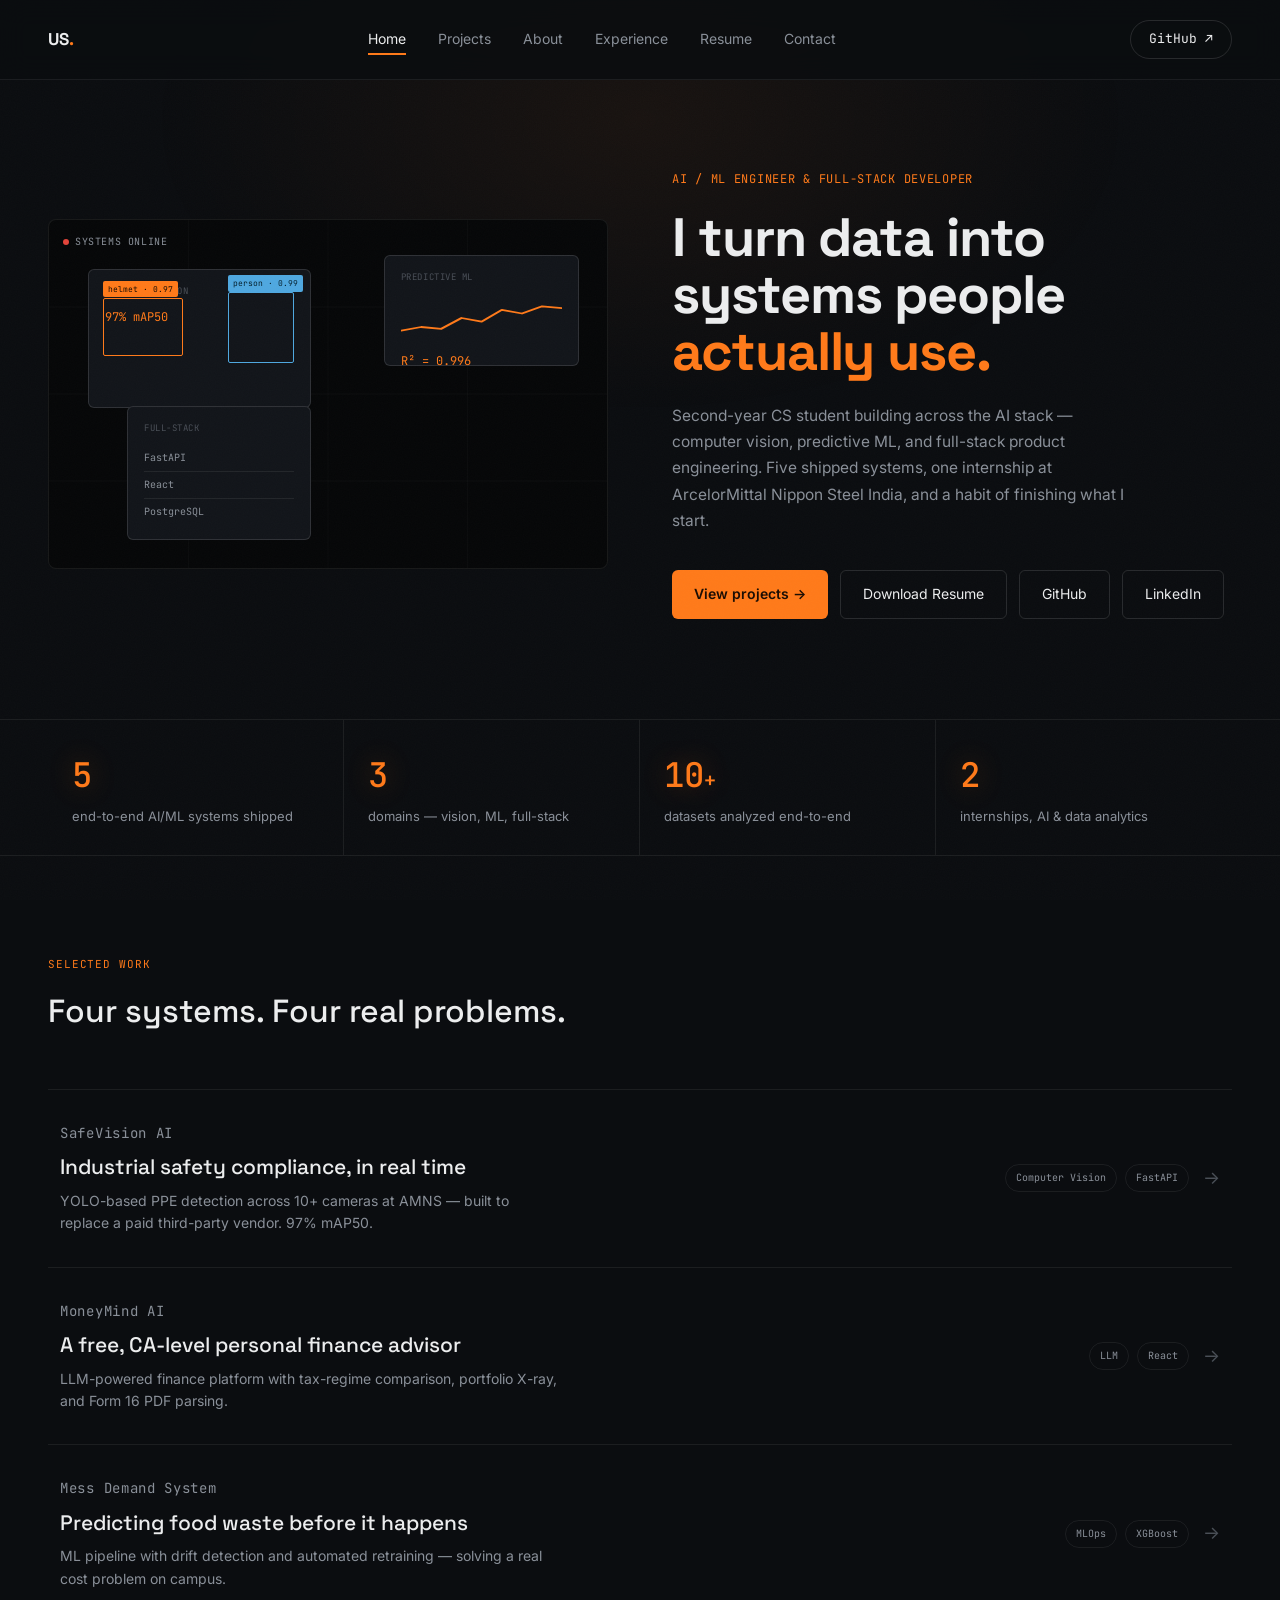
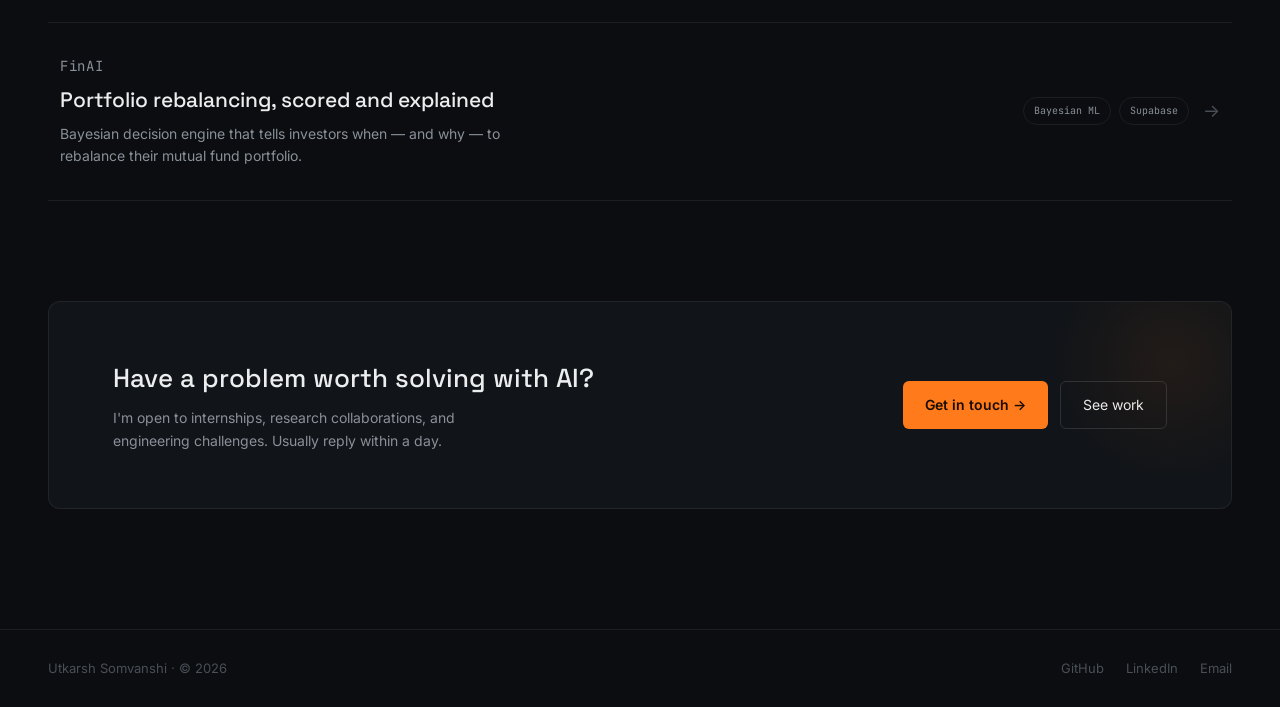
<file: index.html>
<!DOCTYPE html>
<html lang="en">
<head>
<meta charset="UTF-8">
<meta name="viewport" content="width=device-width, initial-scale=1.0">
<title>Utkarsh Somvanshi — AI & Computer Vision Engineer</title>
<meta name="description" content="Second-year CS student building AI systems and data products for real-world problems. Computer vision, ML, and full-stack development.">
<link rel="stylesheet" href="css/style.css">
<link rel="preconnect" href="https://fonts.googleapis.com">
<link href="https://fonts.googleapis.com/css2?family=Space+Grotesk:wght@400;500;700&family=JetBrains+Mono:wght@400;500&family=Inter:wght@400;500&display=swap" rel="stylesheet">
</head>
<body class="page-enter">

<div class="grain"></div>

<nav class="nav">
  <a href="index.html" class="nav-logo">US<span class="dot">.</span></a>
  <div class="nav-links">
    <a href="index.html" class="active">Home</a>
    <a href="pages/projects.html">Projects</a>
    <a href="pages/about.html">About</a>
    <a href="pages/experience.html">Experience</a>
    <a href="pages/resume.html">Resume</a>
    <a href="pages/contact.html">Contact</a>
  </div>
  <a href="https://github.com/Utkarshsomvanshi45" class="nav-cta" target="_blank" rel="noreferrer">GitHub ↗</a>
</nav>

<header class="hero">
  <div class="hero-feed">
    <div class="feed-label"><span class="rec-dot"></span> Systems Online</div>
    <svg class="feed-grid" viewBox="0 0 800 500" preserveAspectRatio="none">
      <line x1="0" y1="125" x2="800" y2="125" stroke="rgba(255,255,255,0.04)"/>
      <line x1="0" y1="250" x2="800" y2="250" stroke="rgba(255,255,255,0.04)"/>
      <line x1="0" y1="375" x2="800" y2="375" stroke="rgba(255,255,255,0.04)"/>
      <line x1="200" y1="0" x2="200" y2="500" stroke="rgba(255,255,255,0.04)"/>
      <line x1="400" y1="0" x2="400" y2="500" stroke="rgba(255,255,255,0.04)"/>
      <line x1="600" y1="0" x2="600" y2="500" stroke="rgba(255,255,255,0.04)"/>
    </svg>

    <!-- Computer Vision panel -->
    <div class="panel panel-vision">
      <p class="panel-label">Computer vision</p>
      <div class="det-box b1"><span>helmet · 0.97</span></div>
      <div class="det-box b2"><span>person · 0.99</span></div>
      <p class="panel-stat">97% mAP50</p>
    </div>

    <!-- ML panel -->
    <div class="panel panel-ml">
      <p class="panel-label">Predictive ML</p>
      <svg class="sparkline" viewBox="0 0 120 40" preserveAspectRatio="none">
        <polyline points="0,34 15,30 30,32 45,20 60,24 75,11 90,15 105,7 120,9" fill="none" stroke="#FF7A1A" stroke-width="2" stroke-linecap="round" stroke-linejoin="round"/>
      </svg>
      <p class="panel-stat">R² = 0.996</p>
    </div>

    <!-- Stack panel -->
    <div class="panel panel-stack">
      <p class="panel-label">Full-stack</p>
      <div class="stack-row">FastAPI</div>
      <div class="stack-row">React</div>
      <div class="stack-row">PostgreSQL</div>
    </div>
  </div>

  <div class="hero-copy">
    <p class="eyebrow">AI / ML Engineer &amp; Full-Stack Developer</p>
    <h1>I turn data into<br>systems people<br><span class="accent">actually use.</span></h1>
    <p class="hero-sub">Second-year CS student building across the AI stack — computer vision, predictive ML, and full-stack product engineering. Five shipped systems, one internship at ArcelorMittal Nippon Steel India, and a habit of finishing what I start.</p>
    <div class="hero-actions">
      <a href="pages/projects.html" class="btn-primary">View projects →</a>
      <a href="assets/resume.pdf" class="btn-ghost" download>Download Resume</a>
      <a href="https://github.com/Utkarshsomvanshi45" class="btn-ghost" target="_blank" rel="noreferrer">GitHub</a>
      <a href="https://www.linkedin.com/in/utkarsh-somvanshi-b4837132b" class="btn-ghost" target="_blank" rel="noreferrer">LinkedIn</a>
    </div>
  </div>
</header>

<section class="metrics" data-reveal>
  <div class="metric">
    <p class="metric-num">5</p>
    <p class="metric-label">end-to-end AI/ML systems shipped</p>
  </div>
  <div class="metric">
    <p class="metric-num">3</p>
    <p class="metric-label">domains — vision, ML, full-stack</p>
  </div>
  <div class="metric">
    <p class="metric-num">10<span class="unit">+</span></p>
    <p class="metric-label">datasets analyzed end-to-end</p>
  </div>
  <div class="metric">
    <p class="metric-num">2</p>
    <p class="metric-label">internships, AI &amp; data analytics</p>
  </div>
</section>

<section class="featured" data-reveal>
  <p class="section-eyebrow">Selected Work</p>
  <h2>Four systems. Four real problems.</h2>
  <div class="work-list">
    <a href="pages/projects.html#safevision" class="work-row" data-reveal>
      <div class="work-row-left">
        <p class="work-index">SafeVision AI</p>
        <h3>Industrial safety compliance, in real time</h3>
        <p>YOLO-based PPE detection across 10+ cameras at AMNS — built to replace a paid third-party vendor. 97% mAP50.</p>
      </div>
      <div class="work-row-right">
        <span class="work-tag">Computer Vision</span>
        <span class="work-tag">FastAPI</span>
        <span class="work-arrow">→</span>
      </div>
    </a>
    <a href="pages/projects.html#moneymind" class="work-row" data-reveal data-reveal-delay="1">
      <div class="work-row-left">
        <p class="work-index">MoneyMind AI</p>
        <h3>A free, CA-level personal finance advisor</h3>
        <p>LLM-powered finance platform with tax-regime comparison, portfolio X-ray, and Form 16 PDF parsing.</p>
      </div>
      <div class="work-row-right">
        <span class="work-tag">LLM</span>
        <span class="work-tag">React</span>
        <span class="work-arrow">→</span>
      </div>
    </a>
    <a href="pages/projects.html#messdemand" class="work-row" data-reveal data-reveal-delay="2">
      <div class="work-row-left">
        <p class="work-index">Mess Demand System</p>
        <h3>Predicting food waste before it happens</h3>
        <p>ML pipeline with drift detection and automated retraining — solving a real cost problem on campus.</p>
      </div>
      <div class="work-row-right">
        <span class="work-tag">MLOps</span>
        <span class="work-tag">XGBoost</span>
        <span class="work-arrow">→</span>
      </div>
    </a>
    <a href="pages/projects.html#finai" class="work-row" data-reveal data-reveal-delay="3">
      <div class="work-row-left">
        <p class="work-index">FinAI</p>
        <h3>Portfolio rebalancing, scored and explained</h3>
        <p>Bayesian decision engine that tells investors when — and why — to rebalance their mutual fund portfolio.</p>
      </div>
      <div class="work-row-right">
        <span class="work-tag">Bayesian ML</span>
        <span class="work-tag">Supabase</span>
        <span class="work-arrow">→</span>
      </div>
    </a>
  </div>
</section>

<section class="cta-section" data-reveal>
  <div class="cta-inner">
    <div>
      <h2>Have a problem worth solving with AI?</h2>
      <p>I'm open to internships, research collaborations, and engineering challenges. Usually reply within a day.</p>
    </div>
    <div class="cta-btns">
      <a href="pages/contact.html" class="btn-primary">Get in touch →</a>
      <a href="pages/projects.html" class="btn-ghost">See work</a>
    </div>
  </div>
</section>

<footer class="footer">
  <p>Utkarsh Somvanshi · © 2026</p>
  <div class="footer-links">
    <a href="https://github.com/Utkarshsomvanshi45" target="_blank" rel="noreferrer">GitHub</a>
    <a href="https://www.linkedin.com/in/utkarsh-somvanshi-b4837132b" target="_blank" rel="noreferrer">LinkedIn</a>
    <a href="mailto:somvanshiutkarsh7@gmail.com">Email</a>
  </div>
</footer>

<script src="js/main.js"></script>
</body>
</html>
</file>
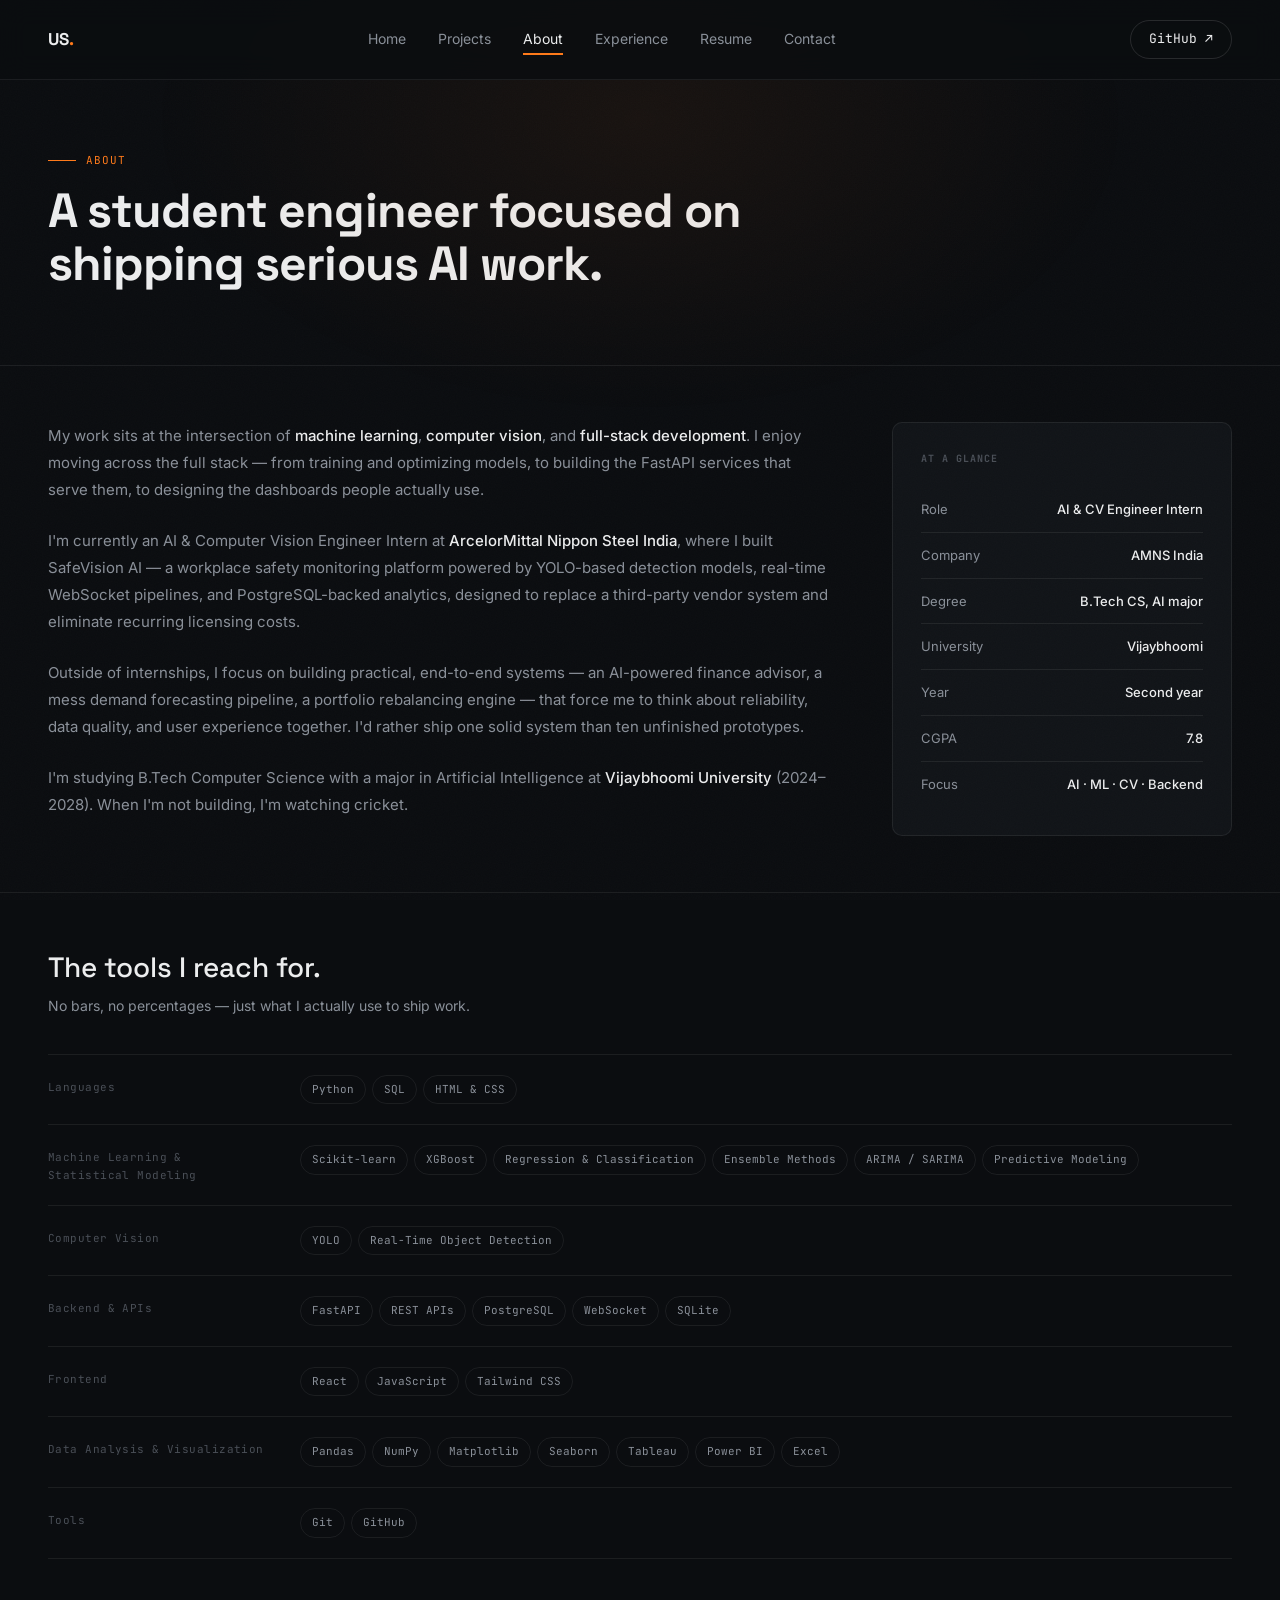
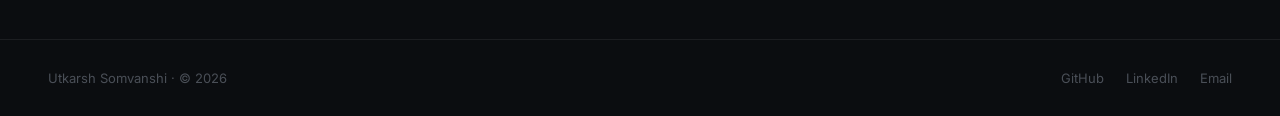
<file: pages/about.html>
<!DOCTYPE html>
<html lang="en">
<head>
<meta charset="UTF-8">
<meta name="viewport" content="width=device-width, initial-scale=1.0">
<title>About — Utkarsh Somvanshi</title>
<link rel="stylesheet" href="../css/style.css">
<link rel="preconnect" href="https://fonts.googleapis.com">
<link href="https://fonts.googleapis.com/css2?family=Space+Grotesk:wght@400;500;700&family=JetBrains+Mono:wght@400;500&family=Inter:wght@400;500&display=swap" rel="stylesheet">
</head>
<body class="page-enter">
<div class="grain"></div>

<nav class="nav">
  <a href="../index.html" class="nav-logo">US<span class="dot">.</span></a>
  <div class="nav-links">
    <a href="../index.html">Home</a>
    <a href="projects.html">Projects</a>
    <a href="about.html" class="active">About</a>
    <a href="experience.html">Experience</a>
    <a href="resume.html">Resume</a>
    <a href="contact.html">Contact</a>
  </div>
  <a href="https://github.com/Utkarshsomvanshi45" class="nav-cta" target="_blank" rel="noreferrer">GitHub ↗</a>
</nav>

<div class="page-header">
  <div class="label">About</div>
  <h1>A student engineer focused on shipping serious AI work.</h1>
</div>

<div class="about-grid" data-reveal>
  <div class="about-text">
    <p>My work sits at the intersection of <strong>machine learning</strong>, <strong>computer vision</strong>, and <strong>full-stack development</strong>. I enjoy moving across the full stack — from training and optimizing models, to building the FastAPI services that serve them, to designing the dashboards people actually use.</p>
    <p>I'm currently an AI & Computer Vision Engineer Intern at <strong>ArcelorMittal Nippon Steel India</strong>, where I built SafeVision AI — a workplace safety monitoring platform powered by YOLO-based detection models, real-time WebSocket pipelines, and PostgreSQL-backed analytics, designed to replace a third-party vendor system and eliminate recurring licensing costs.</p>
    <p>Outside of internships, I focus on building practical, end-to-end systems — an AI-powered finance advisor, a mess demand forecasting pipeline, a portfolio rebalancing engine — that force me to think about reliability, data quality, and user experience together. I'd rather ship one solid system than ten unfinished prototypes.</p>
    <p>I'm studying B.Tech Computer Science with a major in Artificial Intelligence at <strong>Vijaybhoomi University</strong> (2024–2028). When I'm not building, I'm watching cricket.</p>
  </div>

  <div class="at-glance">
    <h3>At a Glance</h3>
    <div class="glance-row">
      <span class="glance-label">Role</span>
      <span class="glance-val">AI & CV Engineer Intern</span>
    </div>
    <div class="glance-row">
      <span class="glance-label">Company</span>
      <span class="glance-val">AMNS India</span>
    </div>
    <div class="glance-row">
      <span class="glance-label">Degree</span>
      <span class="glance-val">B.Tech CS, AI major</span>
    </div>
    <div class="glance-row">
      <span class="glance-label">University</span>
      <span class="glance-val">Vijaybhoomi</span>
    </div>
    <div class="glance-row">
      <span class="glance-label">Year</span>
      <span class="glance-val">Second year</span>
    </div>
    <div class="glance-row">
      <span class="glance-label">CGPA</span>
      <span class="glance-val">7.8</span>
    </div>
    <div class="glance-row">
      <span class="glance-label">Focus</span>
      <span class="glance-val">AI · ML · CV · Backend</span>
    </div>
  </div>
</div>

<div class="skills-section" data-reveal>
  <div class="skills-header">
    <h2>The tools I reach for.</h2>
    <p>No bars, no percentages — just what I actually use to ship work.</p>
  </div>

  <div class="skill-row">
    <span class="skill-category">Languages</span>
    <div class="skill-tags">
      <span class="skill-tag">Python</span>
      <span class="skill-tag">SQL</span>
      <span class="skill-tag">HTML & CSS</span>
    </div>
  </div>
  <div class="skill-row">
    <span class="skill-category">Machine Learning &amp; Statistical Modeling</span>
    <div class="skill-tags">
      <span class="skill-tag">Scikit-learn</span>
      <span class="skill-tag">XGBoost</span>
      <span class="skill-tag">Regression & Classification</span>
      <span class="skill-tag">Ensemble Methods</span>
      <span class="skill-tag">ARIMA / SARIMA</span>
      <span class="skill-tag">Predictive Modeling</span>
    </div>
  </div>
  <div class="skill-row">
    <span class="skill-category">Computer Vision</span>
    <div class="skill-tags">
      <span class="skill-tag">YOLO</span>
      <span class="skill-tag">Real-Time Object Detection</span>
    </div>
  </div>
  <div class="skill-row">
    <span class="skill-category">Backend & APIs</span>
    <div class="skill-tags">
      <span class="skill-tag">FastAPI</span>
      <span class="skill-tag">REST APIs</span>
      <span class="skill-tag">PostgreSQL</span>
      <span class="skill-tag">WebSocket</span>
      <span class="skill-tag">SQLite</span>
    </div>
  </div>
  <div class="skill-row">
    <span class="skill-category">Frontend</span>
    <div class="skill-tags">
      <span class="skill-tag">React</span>
      <span class="skill-tag">JavaScript</span>
      <span class="skill-tag">Tailwind CSS</span>
    </div>
  </div>
  <div class="skill-row">
    <span class="skill-category">Data Analysis & Visualization</span>
    <div class="skill-tags">
      <span class="skill-tag">Pandas</span>
      <span class="skill-tag">NumPy</span>
      <span class="skill-tag">Matplotlib</span>
      <span class="skill-tag">Seaborn</span>
      <span class="skill-tag">Tableau</span>
      <span class="skill-tag">Power BI</span>
      <span class="skill-tag">Excel</span>
    </div>
  </div>
  <div class="skill-row">
    <span class="skill-category">Tools</span>
    <div class="skill-tags">
      <span class="skill-tag">Git</span>
      <span class="skill-tag">GitHub</span>
    </div>
  </div>
</div>

<footer class="footer">
  <p>Utkarsh Somvanshi · © 2026</p>
  <div class="footer-links">
    <a href="https://github.com/Utkarshsomvanshi45" target="_blank" rel="noreferrer">GitHub</a>
    <a href="https://www.linkedin.com/in/utkarsh-somvanshi-b4837132b" target="_blank" rel="noreferrer">LinkedIn</a>
    <a href="mailto:somvanshiutkarsh7@gmail.com">Email</a>
  </div>
</footer>

<script src="../js/main.js"></script>
</body>
</html>
</file>
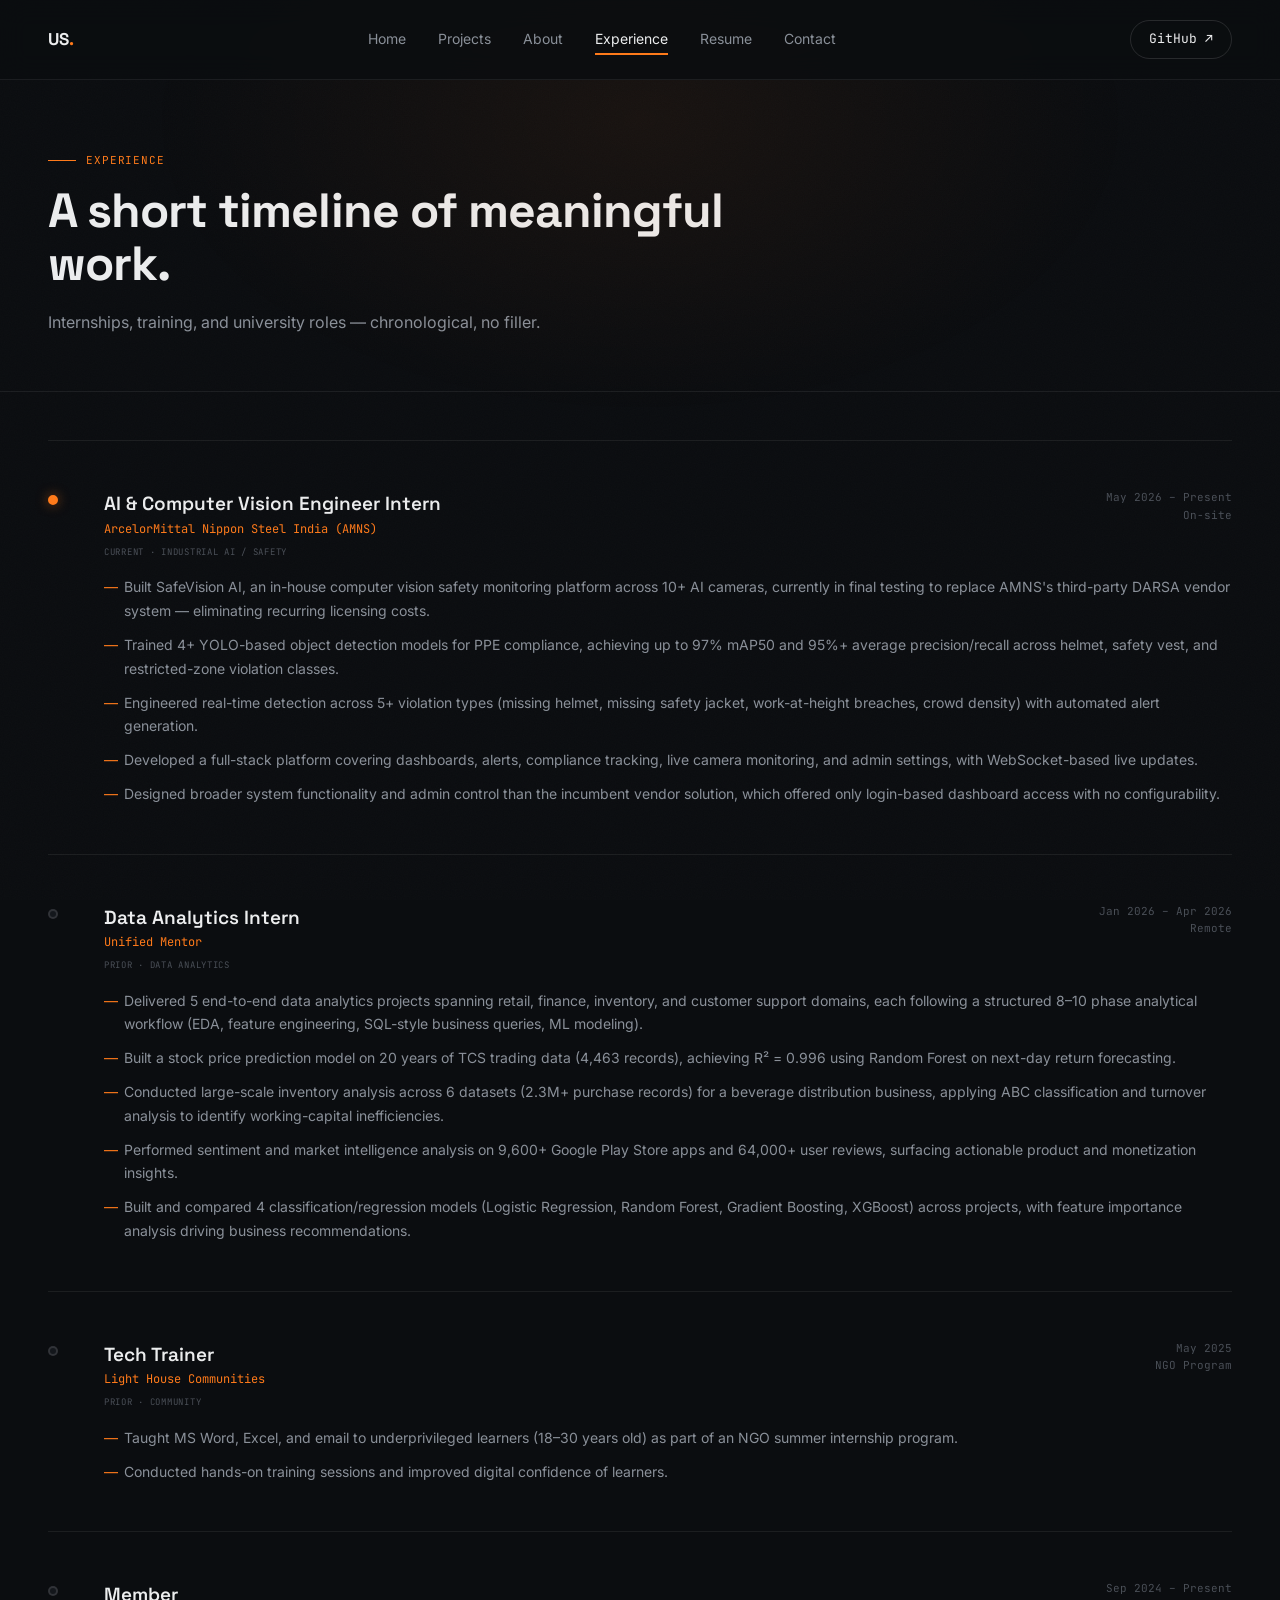
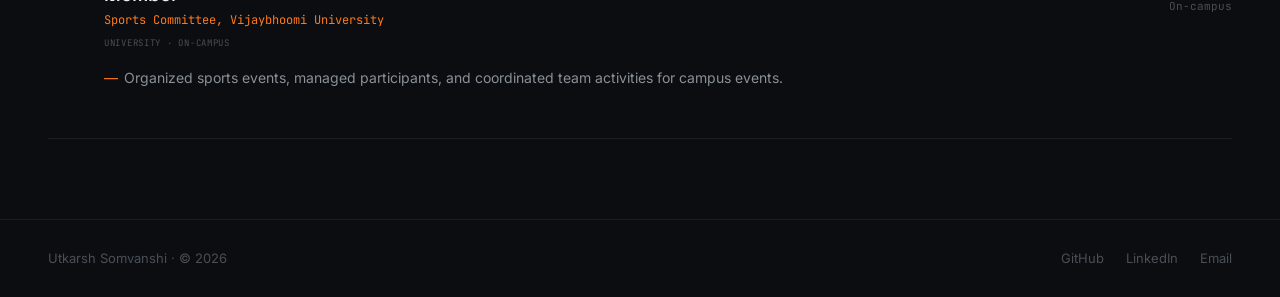
<file: pages/experience.html>
<!DOCTYPE html>
<html lang="en">
<head>
<meta charset="UTF-8">
<meta name="viewport" content="width=device-width, initial-scale=1.0">
<title>Experience — Utkarsh Somvanshi</title>
<link rel="stylesheet" href="../css/style.css">
<link rel="preconnect" href="https://fonts.googleapis.com">
<link href="https://fonts.googleapis.com/css2?family=Space+Grotesk:wght@400;500;700&family=JetBrains+Mono:wght@400;500&family=Inter:wght@400;500&display=swap" rel="stylesheet">
</head>
<body class="page-enter">
<div class="grain"></div>

<nav class="nav">
  <a href="../index.html" class="nav-logo">US<span class="dot">.</span></a>
  <div class="nav-links">
    <a href="../index.html">Home</a>
    <a href="projects.html">Projects</a>
    <a href="about.html">About</a>
    <a href="experience.html" class="active">Experience</a>
    <a href="resume.html">Resume</a>
    <a href="contact.html">Contact</a>
  </div>
  <a href="https://github.com/Utkarshsomvanshi45" class="nav-cta" target="_blank" rel="noreferrer">GitHub ↗</a>
</nav>

<div class="page-header">
  <div class="label">Experience</div>
  <h1>A short timeline of meaningful work.</h1>
  <p class="page-sub">Internships, training, and university roles — chronological, no filler.</p>
</div>

<div class="experience-body">

  <div class="exp-item current" data-reveal>
    <div class="exp-dot"></div>
    <div class="exp-content">
      <div class="exp-head">
        <div>
          <p class="exp-role">AI & Computer Vision Engineer Intern</p>
          <p class="exp-company">ArcelorMittal Nippon Steel India (AMNS)</p>
        </div>
        <div class="exp-meta">May 2026 – Present<br>On-site</div>
      </div>
      <p class="exp-tag">CURRENT · INDUSTRIAL AI / SAFETY</p>
      <ul class="exp-bullets">
        <li>Built SafeVision AI, an in-house computer vision safety monitoring platform across 10+ AI cameras, currently in final testing to replace AMNS's third-party DARSA vendor system — eliminating recurring licensing costs.</li>
        <li>Trained 4+ YOLO-based object detection models for PPE compliance, achieving up to 97% mAP50 and 95%+ average precision/recall across helmet, safety vest, and restricted-zone violation classes.</li>
        <li>Engineered real-time detection across 5+ violation types (missing helmet, missing safety jacket, work-at-height breaches, crowd density) with automated alert generation.</li>
        <li>Developed a full-stack platform covering dashboards, alerts, compliance tracking, live camera monitoring, and admin settings, with WebSocket-based live updates.</li>
        <li>Designed broader system functionality and admin control than the incumbent vendor solution, which offered only login-based dashboard access with no configurability.</li>
      </ul>
    </div>
  </div>

  <div class="exp-item" data-reveal>
    <div class="exp-dot"></div>
    <div class="exp-content">
      <div class="exp-head">
        <div>
          <p class="exp-role">Data Analytics Intern</p>
          <p class="exp-company">Unified Mentor</p>
        </div>
        <div class="exp-meta">Jan 2026 – Apr 2026<br>Remote</div>
      </div>
      <p class="exp-tag">PRIOR · DATA ANALYTICS</p>
      <ul class="exp-bullets">
        <li>Delivered 5 end-to-end data analytics projects spanning retail, finance, inventory, and customer support domains, each following a structured 8–10 phase analytical workflow (EDA, feature engineering, SQL-style business queries, ML modeling).</li>
        <li>Built a stock price prediction model on 20 years of TCS trading data (4,463 records), achieving R² = 0.996 using Random Forest on next-day return forecasting.</li>
        <li>Conducted large-scale inventory analysis across 6 datasets (2.3M+ purchase records) for a beverage distribution business, applying ABC classification and turnover analysis to identify working-capital inefficiencies.</li>
        <li>Performed sentiment and market intelligence analysis on 9,600+ Google Play Store apps and 64,000+ user reviews, surfacing actionable product and monetization insights.</li>
        <li>Built and compared 4 classification/regression models (Logistic Regression, Random Forest, Gradient Boosting, XGBoost) across projects, with feature importance analysis driving business recommendations.</li>
      </ul>
    </div>
  </div>

  <div class="exp-item" data-reveal>
    <div class="exp-dot"></div>
    <div class="exp-content">
      <div class="exp-head">
        <div>
          <p class="exp-role">Tech Trainer</p>
          <p class="exp-company">Light House Communities</p>
        </div>
        <div class="exp-meta">May 2025<br>NGO Program</div>
      </div>
      <p class="exp-tag">PRIOR · COMMUNITY</p>
      <ul class="exp-bullets">
        <li>Taught MS Word, Excel, and email to underprivileged learners (18–30 years old) as part of an NGO summer internship program.</li>
        <li>Conducted hands-on training sessions and improved digital confidence of learners.</li>
      </ul>
    </div>
  </div>

  <div class="exp-item" data-reveal>
    <div class="exp-dot"></div>
    <div class="exp-content">
      <div class="exp-head">
        <div>
          <p class="exp-role">Member</p>
          <p class="exp-company">Sports Committee, Vijaybhoomi University</p>
        </div>
        <div class="exp-meta">Sep 2024 – Present<br>On-campus</div>
      </div>
      <p class="exp-tag">UNIVERSITY · ON-CAMPUS</p>
      <ul class="exp-bullets">
        <li>Organized sports events, managed participants, and coordinated team activities for campus events.</li>
      </ul>
    </div>
  </div>

</div>

<footer class="footer">
  <p>Utkarsh Somvanshi · © 2026</p>
  <div class="footer-links">
    <a href="https://github.com/Utkarshsomvanshi45" target="_blank" rel="noreferrer">GitHub</a>
    <a href="https://www.linkedin.com/in/utkarsh-somvanshi-b4837132b" target="_blank" rel="noreferrer">LinkedIn</a>
    <a href="mailto:somvanshiutkarsh7@gmail.com">Email</a>
  </div>
</footer>

<script src="../js/main.js"></script>
</body>
</html>
</file>
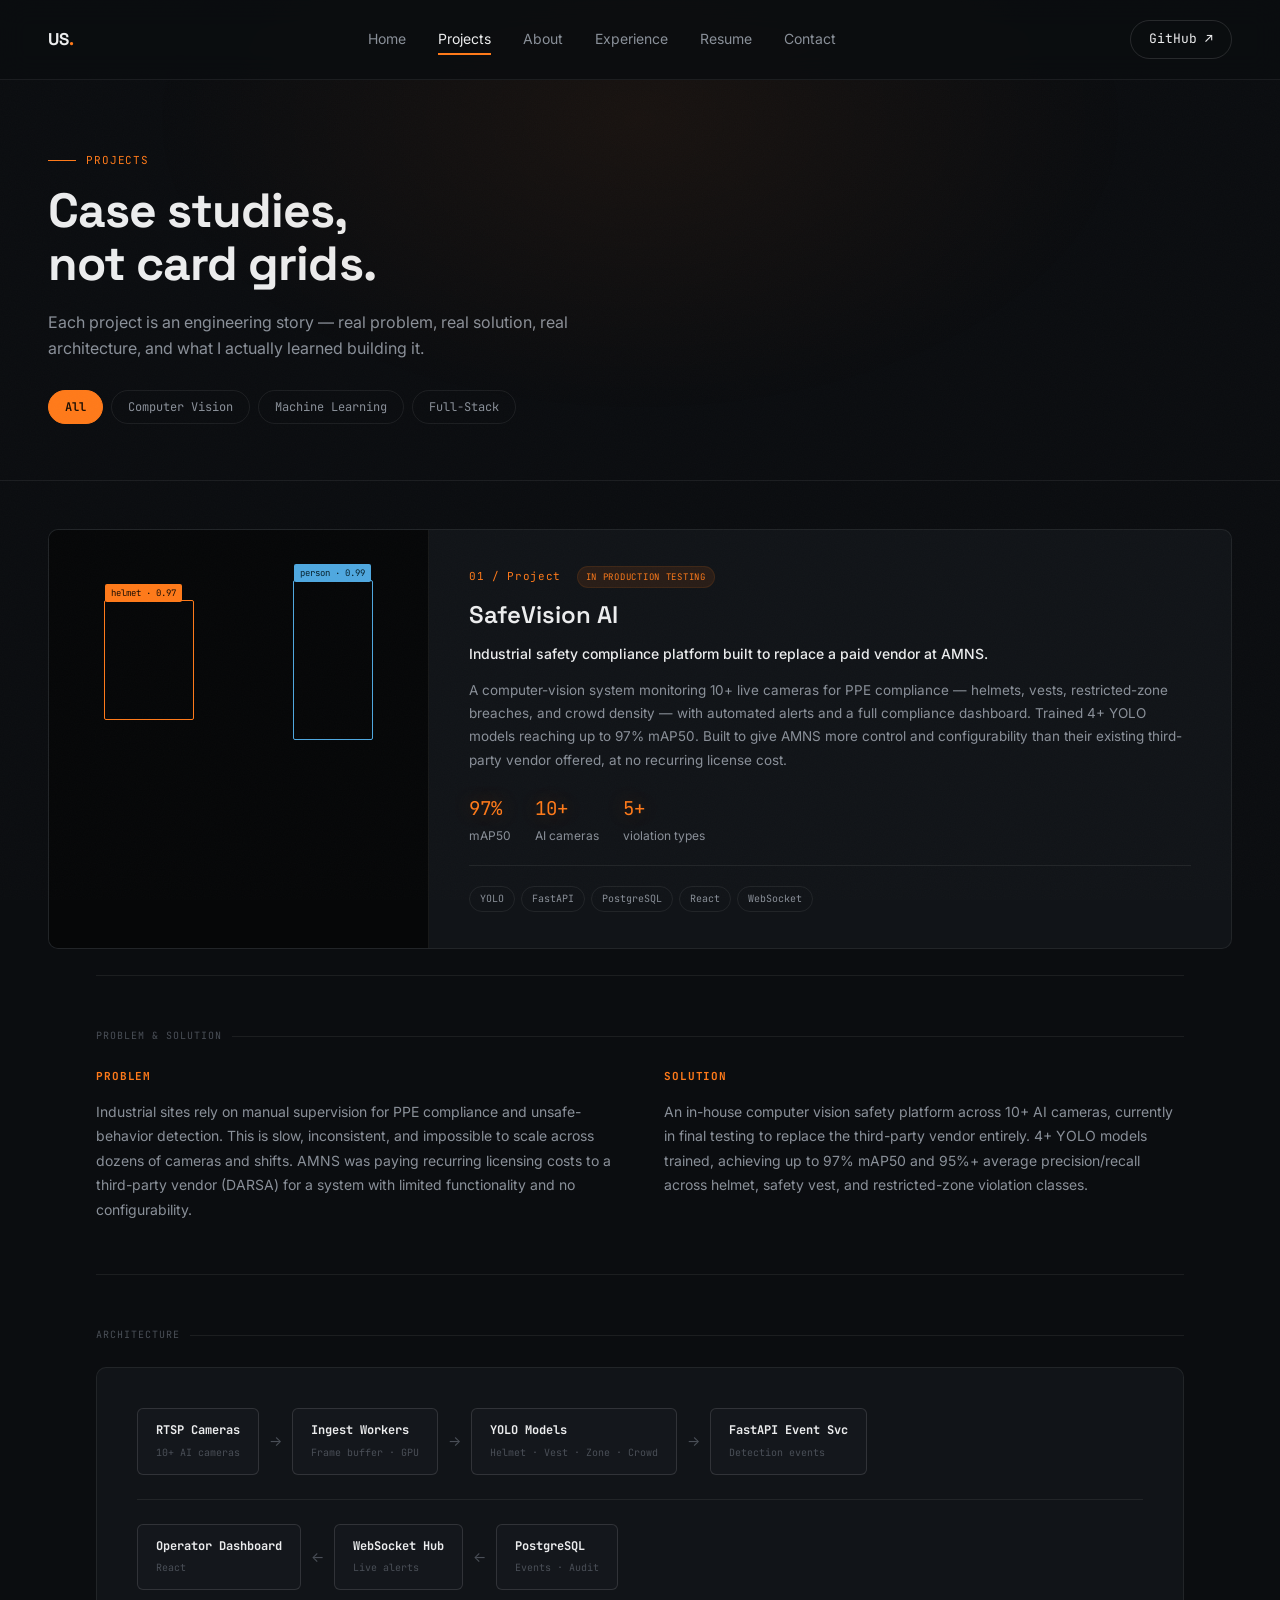
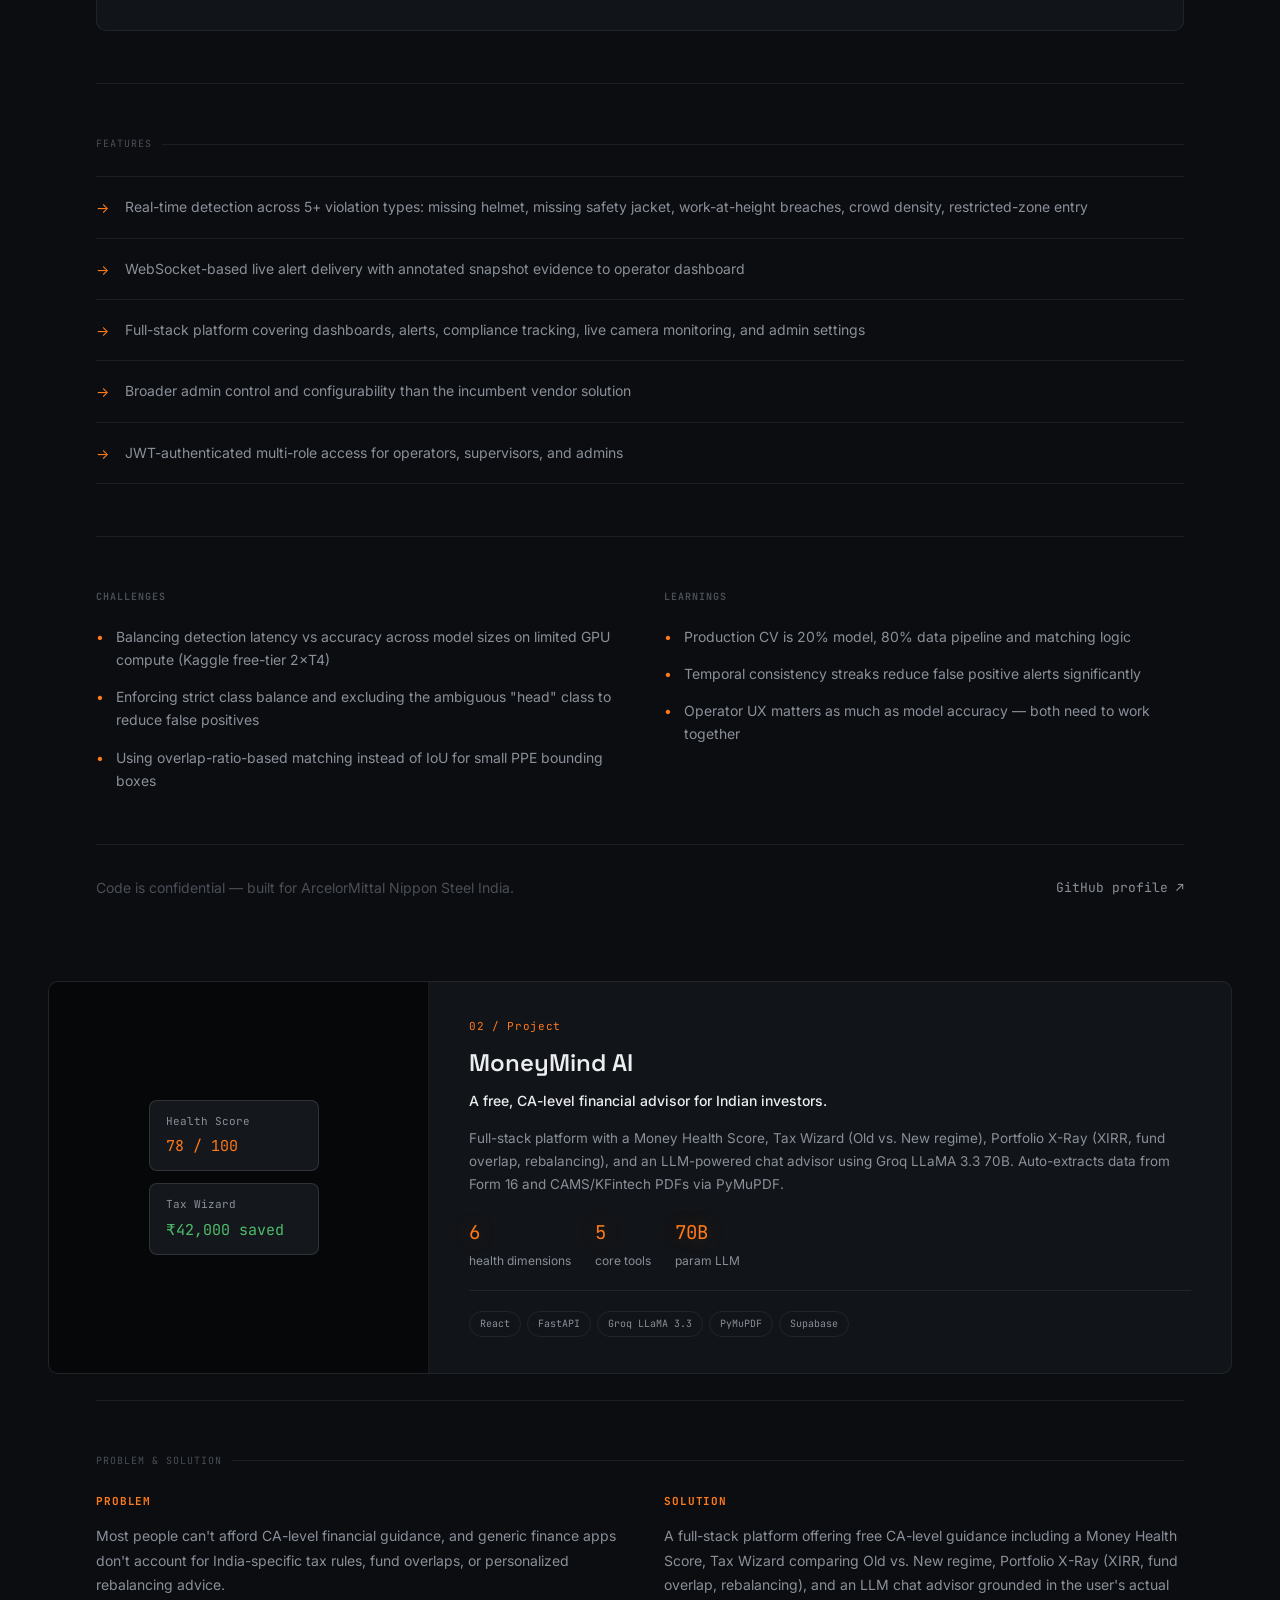
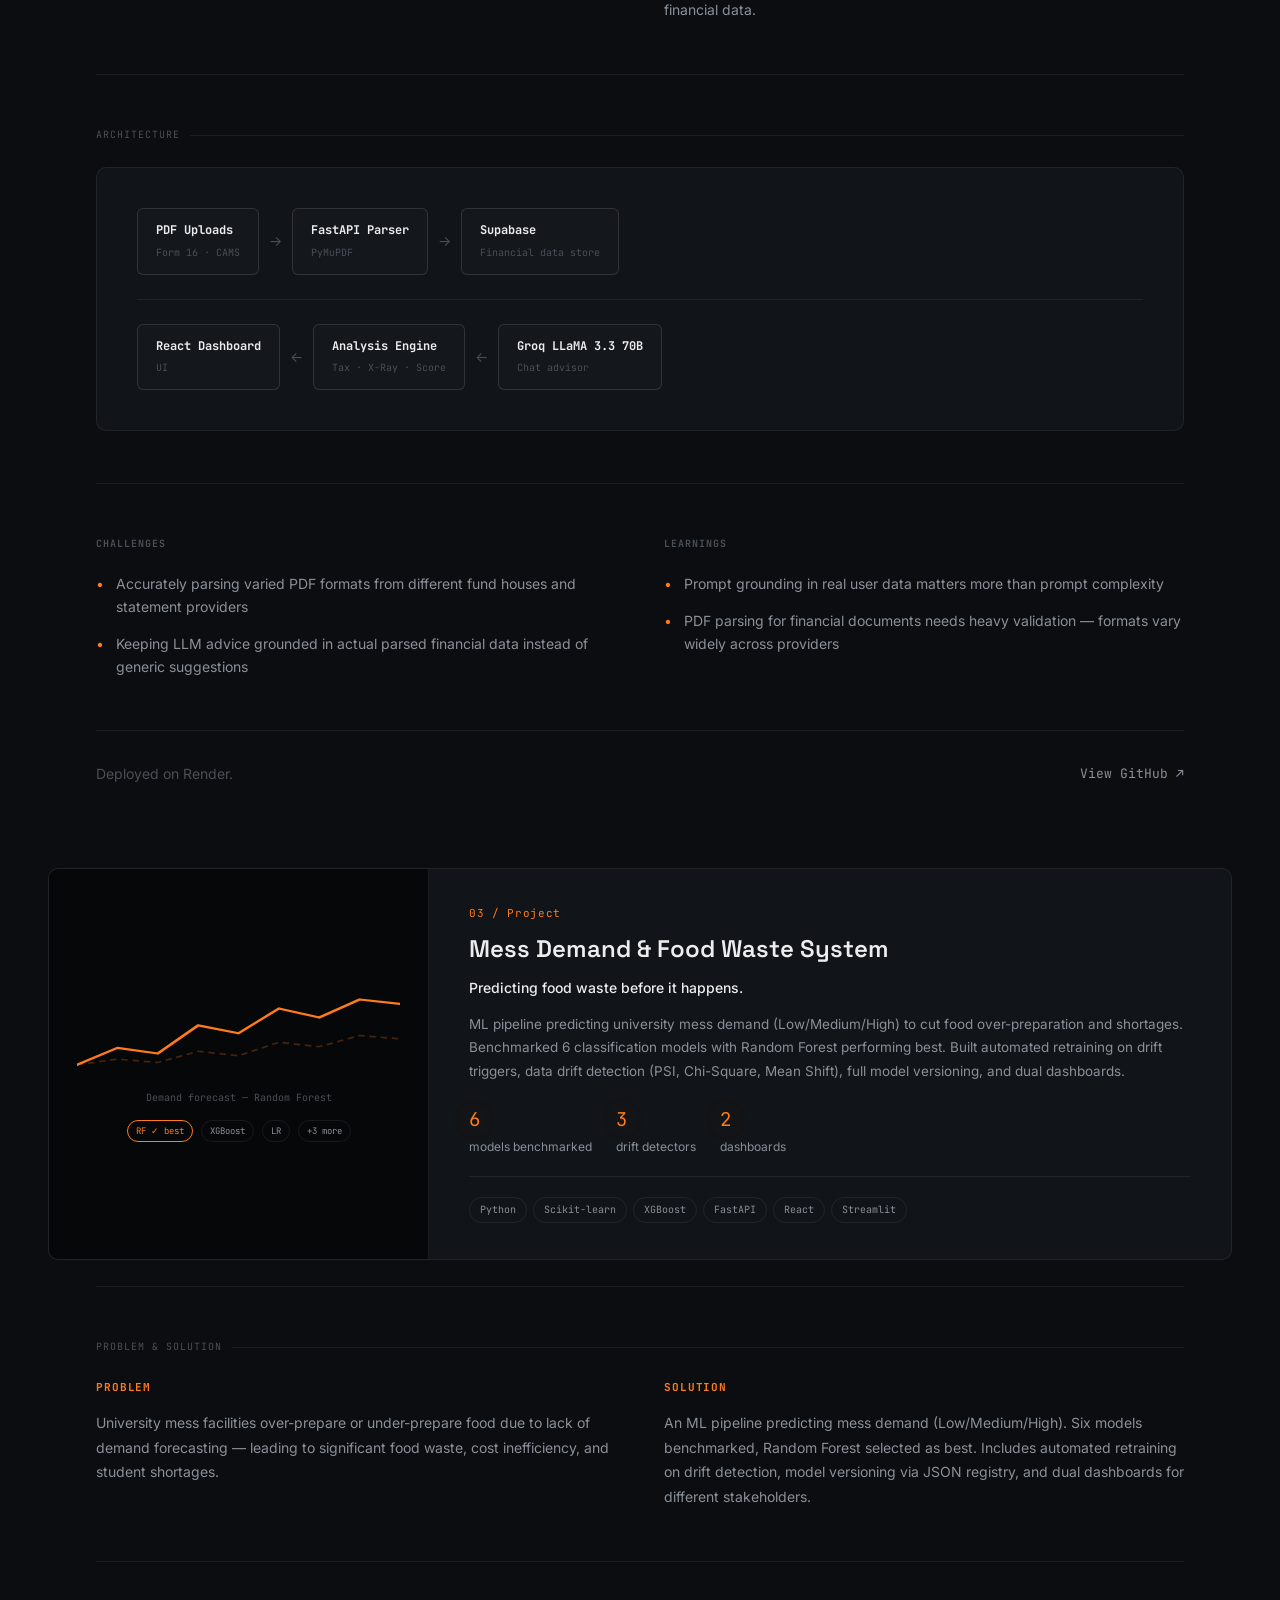
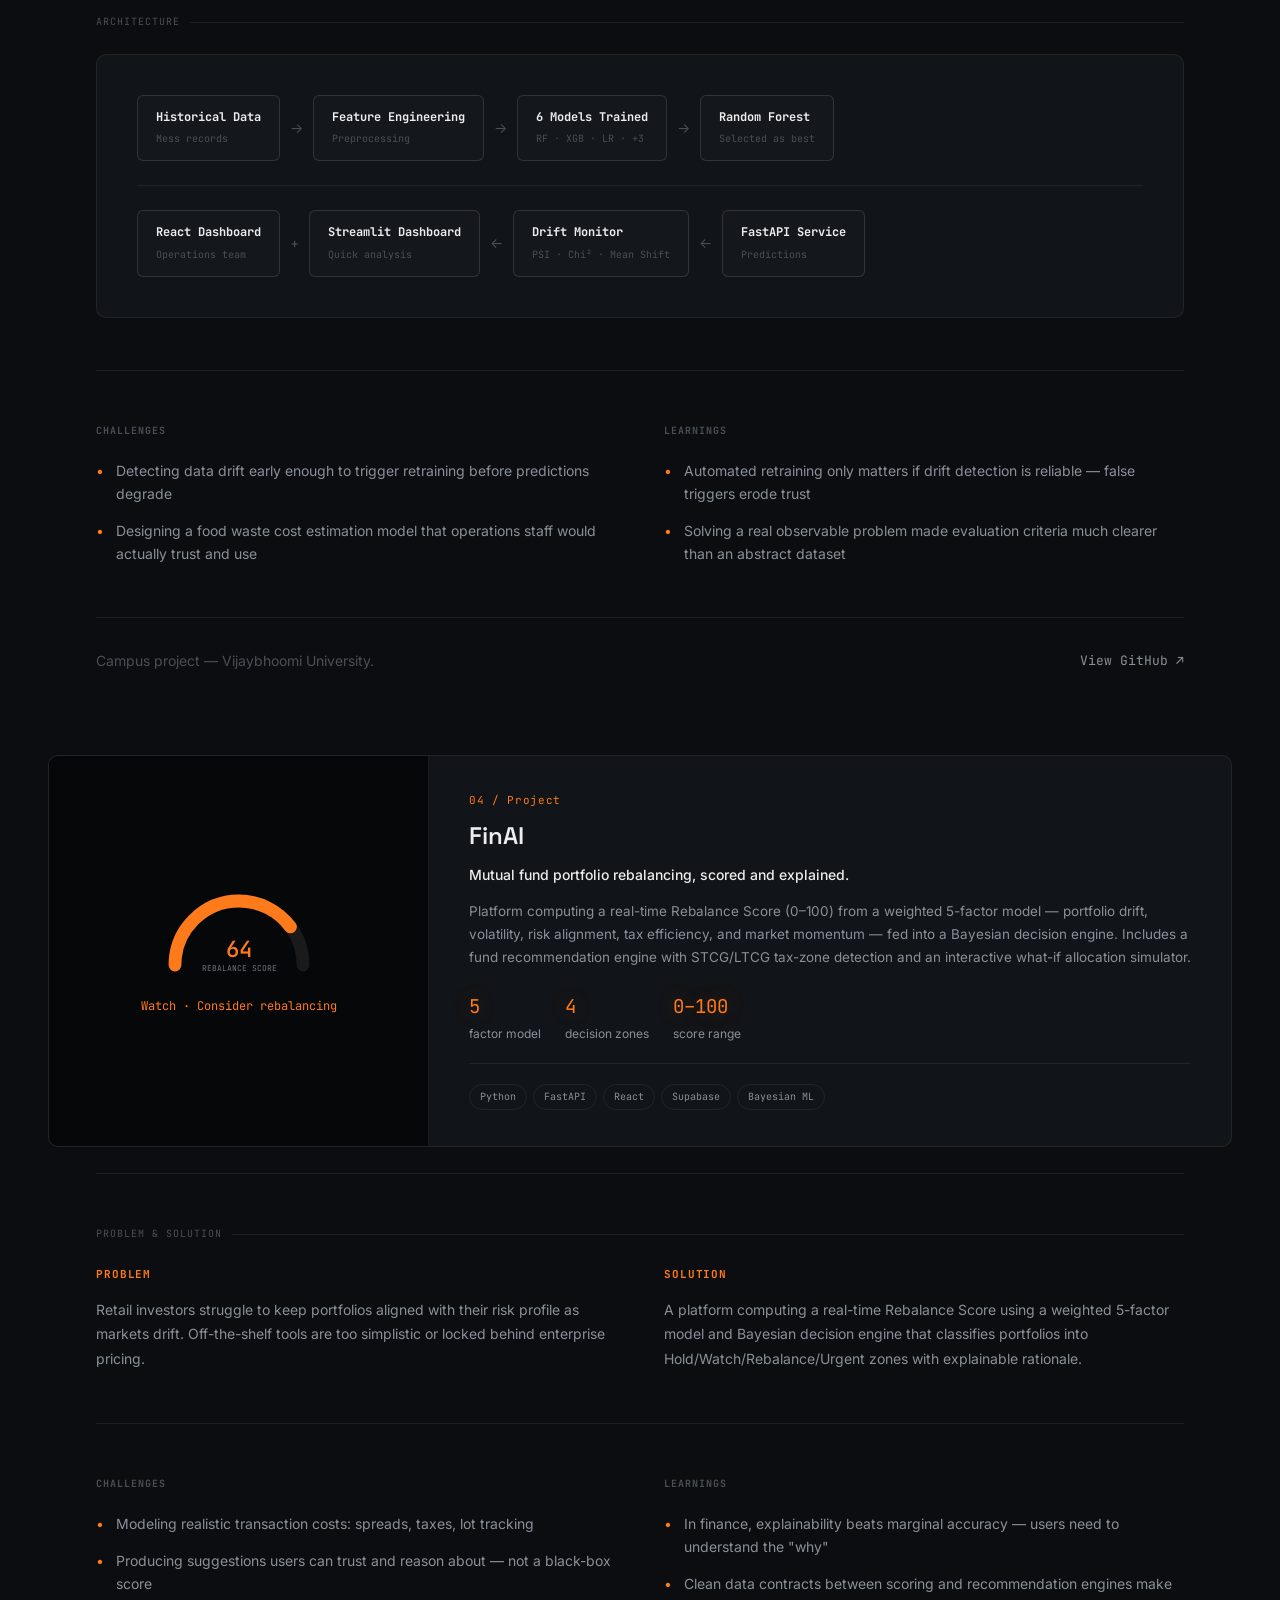
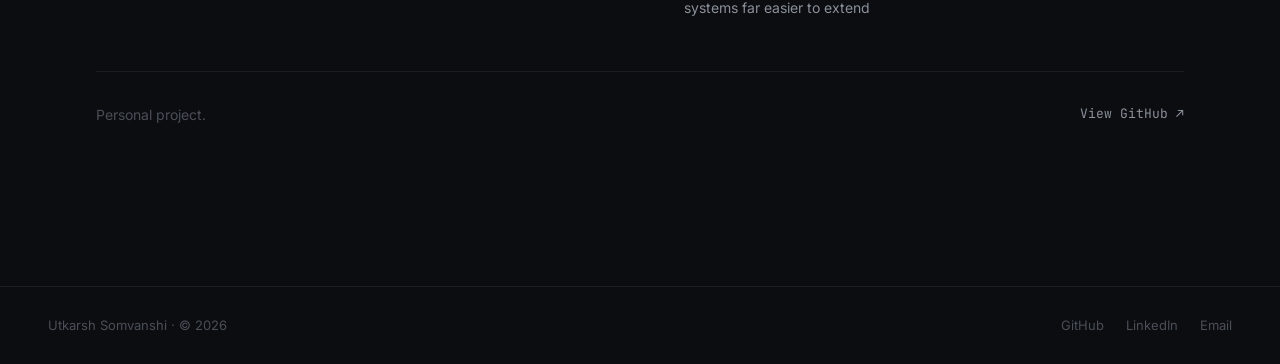
<file: pages/projects.html>
<!DOCTYPE html>
<html lang="en">
<head>
<meta charset="UTF-8">
<meta name="viewport" content="width=device-width, initial-scale=1.0">
<title>Projects — Utkarsh Somvanshi</title>
<link rel="stylesheet" href="../css/style.css">
<link rel="preconnect" href="https://fonts.googleapis.com">
<link href="https://fonts.googleapis.com/css2?family=Space+Grotesk:wght@400;500;700&family=JetBrains+Mono:wght@400;500&family=Inter:wght@400;500&display=swap" rel="stylesheet">
</head>
<body class="page-enter">
<div class="grain"></div>

<nav class="nav">
  <a href="../index.html" class="nav-logo">US<span class="dot">.</span></a>
  <div class="nav-links">
    <a href="../index.html">Home</a>
    <a href="projects.html" class="active">Projects</a>
    <a href="about.html">About</a>
    <a href="experience.html">Experience</a>
    <a href="resume.html">Resume</a>
    <a href="contact.html">Contact</a>
  </div>
  <a href="https://github.com/Utkarshsomvanshi45" class="nav-cta" target="_blank" rel="noreferrer">GitHub ↗</a>
</nav>

<div class="page-header">
  <div class="label">Projects</div>
  <h1>Case studies,<br>not card grids.</h1>
  <p class="page-sub">Each project is an engineering story — real problem, real solution, real architecture, and what I actually learned building it.</p>
  <div class="filter-bar">
    <button class="filter-chip active" data-filter="all">All</button>
    <button class="filter-chip" data-filter="cv">Computer Vision</button>
    <button class="filter-chip" data-filter="ml">Machine Learning</button>
    <button class="filter-chip" data-filter="fullstack">Full-Stack</button>
  </div>
</div>

<div class="project-list">

  <!-- ===== SAFEVISION ===== -->
  <div class="project-card" id="safevision" data-tags="cv fullstack" data-reveal>
    <div class="project-visual visual-safevision">
      <div class="det-box-large sv-b1"><span>helmet · 0.97</span></div>
      <div class="det-box-large sv-b2"><span>person · 0.99</span></div>
    </div>
    <div class="project-body">
      <p class="project-num">01 / Project <span class="project-status">In Production Testing</span></p>
      <h2>SafeVision AI</h2>
      <p class="project-tagline">Industrial safety compliance platform built to replace a paid vendor at AMNS.</p>
      <p class="project-desc">A computer-vision system monitoring 10+ live cameras for PPE compliance — helmets, vests, restricted-zone breaches, and crowd density — with automated alerts and a full compliance dashboard. Trained 4+ YOLO models reaching up to 97% mAP50. Built to give AMNS more control and configurability than their existing third-party vendor offered, at no recurring license cost.</p>
      <div class="project-stats">
        <div class="stat-item"><span>97%</span>mAP50</div>
        <div class="stat-item"><span>10+</span>AI cameras</div>
        <div class="stat-item"><span>5+</span>violation types</div>
      </div>
      <div class="project-stack">
        <span>YOLO</span><span>FastAPI</span><span>PostgreSQL</span><span>React</span><span>WebSocket</span>
      </div>
    </div>
  </div>

  <!-- Case study detail -->
  <div class="case-study" id="safevision-detail" data-reveal>
    <div class="cs-section">
      <div class="cs-label">Problem &amp; Solution</div>
      <div class="cs-two-col">
        <div class="cs-col">
          <h3>Problem</h3>
          <p>Industrial sites rely on manual supervision for PPE compliance and unsafe-behavior detection. This is slow, inconsistent, and impossible to scale across dozens of cameras and shifts. AMNS was paying recurring licensing costs to a third-party vendor (DARSA) for a system with limited functionality and no configurability.</p>
        </div>
        <div class="cs-col">
          <h3>Solution</h3>
          <p>An in-house computer vision safety platform across 10+ AI cameras, currently in final testing to replace the third-party vendor entirely. 4+ YOLO models trained, achieving up to 97% mAP50 and 95%+ average precision/recall across helmet, safety vest, and restricted-zone violation classes.</p>
        </div>
      </div>
    </div>

    <div class="cs-section">
      <div class="cs-label">Architecture</div>
      <div class="arch-box">
        <div class="arch-row">
          <div class="arch-node"><strong>RTSP Cameras</strong><span>10+ AI cameras</span></div>
          <span class="arch-arrow">→</span>
          <div class="arch-node"><strong>Ingest Workers</strong><span>Frame buffer · GPU</span></div>
          <span class="arch-arrow">→</span>
          <div class="arch-node"><strong>YOLO Models</strong><span>Helmet · Vest · Zone · Crowd</span></div>
          <span class="arch-arrow">→</span>
          <div class="arch-node"><strong>FastAPI Event Svc</strong><span>Detection events</span></div>
        </div>
        <div class="arch-divider"></div>
        <div class="arch-row">
          <div class="arch-node"><strong>Operator Dashboard</strong><span>React</span></div>
          <span class="arch-arrow">←</span>
          <div class="arch-node"><strong>WebSocket Hub</strong><span>Live alerts</span></div>
          <span class="arch-arrow">←</span>
          <div class="arch-node"><strong>PostgreSQL</strong><span>Events · Audit</span></div>
        </div>
      </div>
    </div>

    <div class="cs-section">
      <div class="cs-label">Features</div>
      <div class="features-list">
        <div class="feat-item"><span class="feat-arrow">→</span><p>Real-time detection across 5+ violation types: missing helmet, missing safety jacket, work-at-height breaches, crowd density, restricted-zone entry</p></div>
        <div class="feat-item"><span class="feat-arrow">→</span><p>WebSocket-based live alert delivery with annotated snapshot evidence to operator dashboard</p></div>
        <div class="feat-item"><span class="feat-arrow">→</span><p>Full-stack platform covering dashboards, alerts, compliance tracking, live camera monitoring, and admin settings</p></div>
        <div class="feat-item"><span class="feat-arrow">→</span><p>Broader admin control and configurability than the incumbent vendor solution</p></div>
        <div class="feat-item"><span class="feat-arrow">→</span><p>JWT-authenticated multi-role access for operators, supervisors, and admins</p></div>
      </div>
    </div>

    <div class="cs-section">
      <div class="cl-two-col">
        <div class="cl-col">
          <h3>Challenges</h3>
          <div class="cl-list">
            <div class="cl-item">Balancing detection latency vs accuracy across model sizes on limited GPU compute (Kaggle free-tier 2×T4)</div>
            <div class="cl-item">Enforcing strict class balance and excluding the ambiguous "head" class to reduce false positives</div>
            <div class="cl-item">Using overlap-ratio-based matching instead of IoU for small PPE bounding boxes</div>
          </div>
        </div>
        <div class="cl-col">
          <h3>Learnings</h3>
          <div class="cl-list">
            <div class="cl-item">Production CV is 20% model, 80% data pipeline and matching logic</div>
            <div class="cl-item">Temporal consistency streaks reduce false positive alerts significantly</div>
            <div class="cl-item">Operator UX matters as much as model accuracy — both need to work together</div>
          </div>
        </div>
      </div>
    </div>

    <div class="cs-footer">
      <p>Code is confidential — built for ArcelorMittal Nippon Steel India.</p>
      <a href="https://github.com/Utkarshsomvanshi45" target="_blank" rel="noreferrer">GitHub profile ↗</a>
    </div>
  </div>

  <!-- ===== MONEYMIND ===== -->
  <div class="project-card" id="moneymind" data-tags="ml fullstack" data-reveal>
    <div class="project-visual">
      <div class="mm-cards">
        <div class="mm-card">Health Score<span>78 / 100</span></div>
        <div class="mm-card">Tax Wizard<span style="color:#4FBE6B">₹42,000 saved</span></div>
      </div>
    </div>
    <div class="project-body">
      <p class="project-num">02 / Project</p>
      <h2>MoneyMind AI</h2>
      <p class="project-tagline">A free, CA-level financial advisor for Indian investors.</p>
      <p class="project-desc">Full-stack platform with a Money Health Score, Tax Wizard (Old vs. New regime), Portfolio X-Ray (XIRR, fund overlap, rebalancing), and an LLM-powered chat advisor using Groq LLaMA 3.3 70B. Auto-extracts data from Form 16 and CAMS/KFintech PDFs via PyMuPDF.</p>
      <div class="project-stats">
        <div class="stat-item"><span>6</span>health dimensions</div>
        <div class="stat-item"><span>5</span>core tools</div>
        <div class="stat-item"><span>70B</span>param LLM</div>
      </div>
      <div class="project-stack">
        <span>React</span><span>FastAPI</span><span>Groq LLaMA 3.3</span><span>PyMuPDF</span><span>Supabase</span>
      </div>
    </div>
  </div>

  <div class="case-study" data-reveal>
    <div class="cs-section">
      <div class="cs-label">Problem &amp; Solution</div>
      <div class="cs-two-col">
        <div class="cs-col">
          <h3>Problem</h3>
          <p>Most people can't afford CA-level financial guidance, and generic finance apps don't account for India-specific tax rules, fund overlaps, or personalized rebalancing advice.</p>
        </div>
        <div class="cs-col">
          <h3>Solution</h3>
          <p>A full-stack platform offering free CA-level guidance including a Money Health Score, Tax Wizard comparing Old vs. New regime, Portfolio X-Ray (XIRR, fund overlap, rebalancing), and an LLM chat advisor grounded in the user's actual financial data.</p>
        </div>
      </div>
    </div>

    <div class="cs-section">
      <div class="cs-label">Architecture</div>
      <div class="arch-box">
        <div class="arch-row">
          <div class="arch-node"><strong>PDF Uploads</strong><span>Form 16 · CAMS</span></div>
          <span class="arch-arrow">→</span>
          <div class="arch-node"><strong>FastAPI Parser</strong><span>PyMuPDF</span></div>
          <span class="arch-arrow">→</span>
          <div class="arch-node"><strong>Supabase</strong><span>Financial data store</span></div>
        </div>
        <div class="arch-divider"></div>
        <div class="arch-row">
          <div class="arch-node"><strong>React Dashboard</strong><span>UI</span></div>
          <span class="arch-arrow">←</span>
          <div class="arch-node"><strong>Analysis Engine</strong><span>Tax · X-Ray · Score</span></div>
          <span class="arch-arrow">←</span>
          <div class="arch-node"><strong>Groq LLaMA 3.3 70B</strong><span>Chat advisor</span></div>
        </div>
      </div>
    </div>

    <div class="cs-section">
      <div class="cl-two-col">
        <div class="cl-col">
          <h3>Challenges</h3>
          <div class="cl-list">
            <div class="cl-item">Accurately parsing varied PDF formats from different fund houses and statement providers</div>
            <div class="cl-item">Keeping LLM advice grounded in actual parsed financial data instead of generic suggestions</div>
          </div>
        </div>
        <div class="cl-col">
          <h3>Learnings</h3>
          <div class="cl-list">
            <div class="cl-item">Prompt grounding in real user data matters more than prompt complexity</div>
            <div class="cl-item">PDF parsing for financial documents needs heavy validation — formats vary widely across providers</div>
          </div>
        </div>
      </div>
    </div>
    <div class="cs-footer">
      <p>Deployed on Render.</p>
      <a href="https://github.com/Utkarshsomvanshi45" target="_blank" rel="noreferrer">View GitHub ↗</a>
    </div>
  </div>

  <!-- ===== MESS DEMAND ===== -->
  <div class="project-card" id="messdemand" data-tags="ml" data-reveal>
    <div class="project-visual">
      <div class="mess-wrap">
        <svg class="mess-chart" viewBox="0 0 200 80" preserveAspectRatio="none">
          <polyline points="0,70 25,55 50,60 75,35 100,42 125,20 150,28 175,12 200,16" fill="none" stroke="#FF7A1A" stroke-width="2" stroke-linecap="round" stroke-linejoin="round"/>
          <polyline points="0,70 25,65 50,68 75,58 100,62 125,50 150,54 175,44 200,47" fill="none" stroke="rgba(255,122,26,0.25)" stroke-width="1.5" stroke-dasharray="4,3"/>
        </svg>
        <p class="mess-label">Demand forecast — Random Forest</p>
        <div class="mess-badges">
          <span class="mess-badge best">RF ✓ best</span>
          <span class="mess-badge">XGBoost</span>
          <span class="mess-badge">LR</span>
          <span class="mess-badge">+3 more</span>
        </div>
      </div>
    </div>
    <div class="project-body">
      <p class="project-num">03 / Project</p>
      <h2>Mess Demand & Food Waste System</h2>
      <p class="project-tagline">Predicting food waste before it happens.</p>
      <p class="project-desc">ML pipeline predicting university mess demand (Low/Medium/High) to cut food over-preparation and shortages. Benchmarked 6 classification models with Random Forest performing best. Built automated retraining on drift triggers, data drift detection (PSI, Chi-Square, Mean Shift), full model versioning, and dual dashboards.</p>
      <div class="project-stats">
        <div class="stat-item"><span>6</span>models benchmarked</div>
        <div class="stat-item"><span>3</span>drift detectors</div>
        <div class="stat-item"><span>2</span>dashboards</div>
      </div>
      <div class="project-stack">
        <span>Python</span><span>Scikit-learn</span><span>XGBoost</span><span>FastAPI</span><span>React</span><span>Streamlit</span>
      </div>
    </div>
  </div>

  <div class="case-study" data-reveal>
    <div class="cs-section">
      <div class="cs-label">Problem &amp; Solution</div>
      <div class="cs-two-col">
        <div class="cs-col">
          <h3>Problem</h3>
          <p>University mess facilities over-prepare or under-prepare food due to lack of demand forecasting — leading to significant food waste, cost inefficiency, and student shortages.</p>
        </div>
        <div class="cs-col">
          <h3>Solution</h3>
          <p>An ML pipeline predicting mess demand (Low/Medium/High). Six models benchmarked, Random Forest selected as best. Includes automated retraining on drift detection, model versioning via JSON registry, and dual dashboards for different stakeholders.</p>
        </div>
      </div>
    </div>

    <div class="cs-section">
      <div class="cs-label">Architecture</div>
      <div class="arch-box">
        <div class="arch-row">
          <div class="arch-node"><strong>Historical Data</strong><span>Mess records</span></div>
          <span class="arch-arrow">→</span>
          <div class="arch-node"><strong>Feature Engineering</strong><span>Preprocessing</span></div>
          <span class="arch-arrow">→</span>
          <div class="arch-node"><strong>6 Models Trained</strong><span>RF · XGB · LR · +3</span></div>
          <span class="arch-arrow">→</span>
          <div class="arch-node"><strong>Random Forest</strong><span>Selected as best</span></div>
        </div>
        <div class="arch-divider"></div>
        <div class="arch-row">
          <div class="arch-node"><strong>React Dashboard</strong><span>Operations team</span></div>
          <span class="arch-arrow">+</span>
          <div class="arch-node"><strong>Streamlit Dashboard</strong><span>Quick analysis</span></div>
          <span class="arch-arrow">←</span>
          <div class="arch-node"><strong>Drift Monitor</strong><span>PSI · Chi² · Mean Shift</span></div>
          <span class="arch-arrow">←</span>
          <div class="arch-node"><strong>FastAPI Service</strong><span>Predictions</span></div>
        </div>
      </div>
    </div>

    <div class="cs-section">
      <div class="cl-two-col">
        <div class="cl-col">
          <h3>Challenges</h3>
          <div class="cl-list">
            <div class="cl-item">Detecting data drift early enough to trigger retraining before predictions degrade</div>
            <div class="cl-item">Designing a food waste cost estimation model that operations staff would actually trust and use</div>
          </div>
        </div>
        <div class="cl-col">
          <h3>Learnings</h3>
          <div class="cl-list">
            <div class="cl-item">Automated retraining only matters if drift detection is reliable — false triggers erode trust</div>
            <div class="cl-item">Solving a real observable problem made evaluation criteria much clearer than an abstract dataset</div>
          </div>
        </div>
      </div>
    </div>
    <div class="cs-footer">
      <p>Campus project — Vijaybhoomi University.</p>
      <a href="https://github.com/Utkarshsomvanshi45" target="_blank" rel="noreferrer">View GitHub ↗</a>
    </div>
  </div>

  <!-- ===== FINAI ===== -->
  <div class="project-card" id="finai" data-tags="ml fullstack" data-reveal>
    <div class="project-visual">
      <div class="gauge-wrap">
        <svg viewBox="0 0 200 120" fill="none" xmlns="http://www.w3.org/2000/svg">
          <path d="M20 100 A80 80 0 0 1 180 100" stroke="rgba(255,255,255,0.08)" stroke-width="16" stroke-linecap="round"/>
          <path d="M20 100 A80 80 0 0 1 180 100" stroke="#FF7A1A" stroke-width="16" stroke-linecap="round" stroke-dasharray="200 251" stroke-dashoffset="0"/>
          <text x="100" y="90" text-anchor="middle" font-family="JetBrains Mono, monospace" font-size="28" fill="#FF7A1A" font-weight="500">64</text>
          <text x="100" y="108" text-anchor="middle" font-family="JetBrains Mono, monospace" font-size="10" fill="rgba(138,144,153,0.8)">REBALANCE SCORE</text>
        </svg>
        <p>Watch · Consider rebalancing</p>
      </div>
    </div>
    <div class="project-body">
      <p class="project-num">04 / Project</p>
      <h2>FinAI</h2>
      <p class="project-tagline">Mutual fund portfolio rebalancing, scored and explained.</p>
      <p class="project-desc">Platform computing a real-time Rebalance Score (0–100) from a weighted 5-factor model — portfolio drift, volatility, risk alignment, tax efficiency, and market momentum — fed into a Bayesian decision engine. Includes a fund recommendation engine with STCG/LTCG tax-zone detection and an interactive what-if allocation simulator.</p>
      <div class="project-stats">
        <div class="stat-item"><span>5</span>factor model</div>
        <div class="stat-item"><span>4</span>decision zones</div>
        <div class="stat-item"><span>0–100</span>score range</div>
      </div>
      <div class="project-stack">
        <span>Python</span><span>FastAPI</span><span>React</span><span>Supabase</span><span>Bayesian ML</span>
      </div>
    </div>
  </div>

  <div class="case-study" data-reveal>
    <div class="cs-section">
      <div class="cs-label">Problem &amp; Solution</div>
      <div class="cs-two-col">
        <div class="cs-col">
          <h3>Problem</h3>
          <p>Retail investors struggle to keep portfolios aligned with their risk profile as markets drift. Off-the-shelf tools are too simplistic or locked behind enterprise pricing.</p>
        </div>
        <div class="cs-col">
          <h3>Solution</h3>
          <p>A platform computing a real-time Rebalance Score using a weighted 5-factor model and Bayesian decision engine that classifies portfolios into Hold/Watch/Rebalance/Urgent zones with explainable rationale.</p>
        </div>
      </div>
    </div>

    <div class="cs-section">
      <div class="cl-two-col">
        <div class="cl-col">
          <h3>Challenges</h3>
          <div class="cl-list">
            <div class="cl-item">Modeling realistic transaction costs: spreads, taxes, lot tracking</div>
            <div class="cl-item">Producing suggestions users can trust and reason about — not a black-box score</div>
          </div>
        </div>
        <div class="cl-col">
          <h3>Learnings</h3>
          <div class="cl-list">
            <div class="cl-item">In finance, explainability beats marginal accuracy — users need to understand the "why"</div>
            <div class="cl-item">Clean data contracts between scoring and recommendation engines make systems far easier to extend</div>
          </div>
        </div>
      </div>
    </div>
    <div class="cs-footer">
      <p>Personal project.</p>
      <a href="https://github.com/Utkarshsomvanshi45" target="_blank" rel="noreferrer">View GitHub ↗</a>
    </div>
  </div>

</div><!-- end project-list -->

<footer class="footer">
  <p>Utkarsh Somvanshi · © 2026</p>
  <div class="footer-links">
    <a href="https://github.com/Utkarshsomvanshi45" target="_blank" rel="noreferrer">GitHub</a>
    <a href="https://www.linkedin.com/in/utkarsh-somvanshi-b4837132b" target="_blank" rel="noreferrer">LinkedIn</a>
    <a href="mailto:somvanshiutkarsh7@gmail.com">Email</a>
  </div>
</footer>

<script src="../js/main.js"></script>
</body>
</html>
</file>
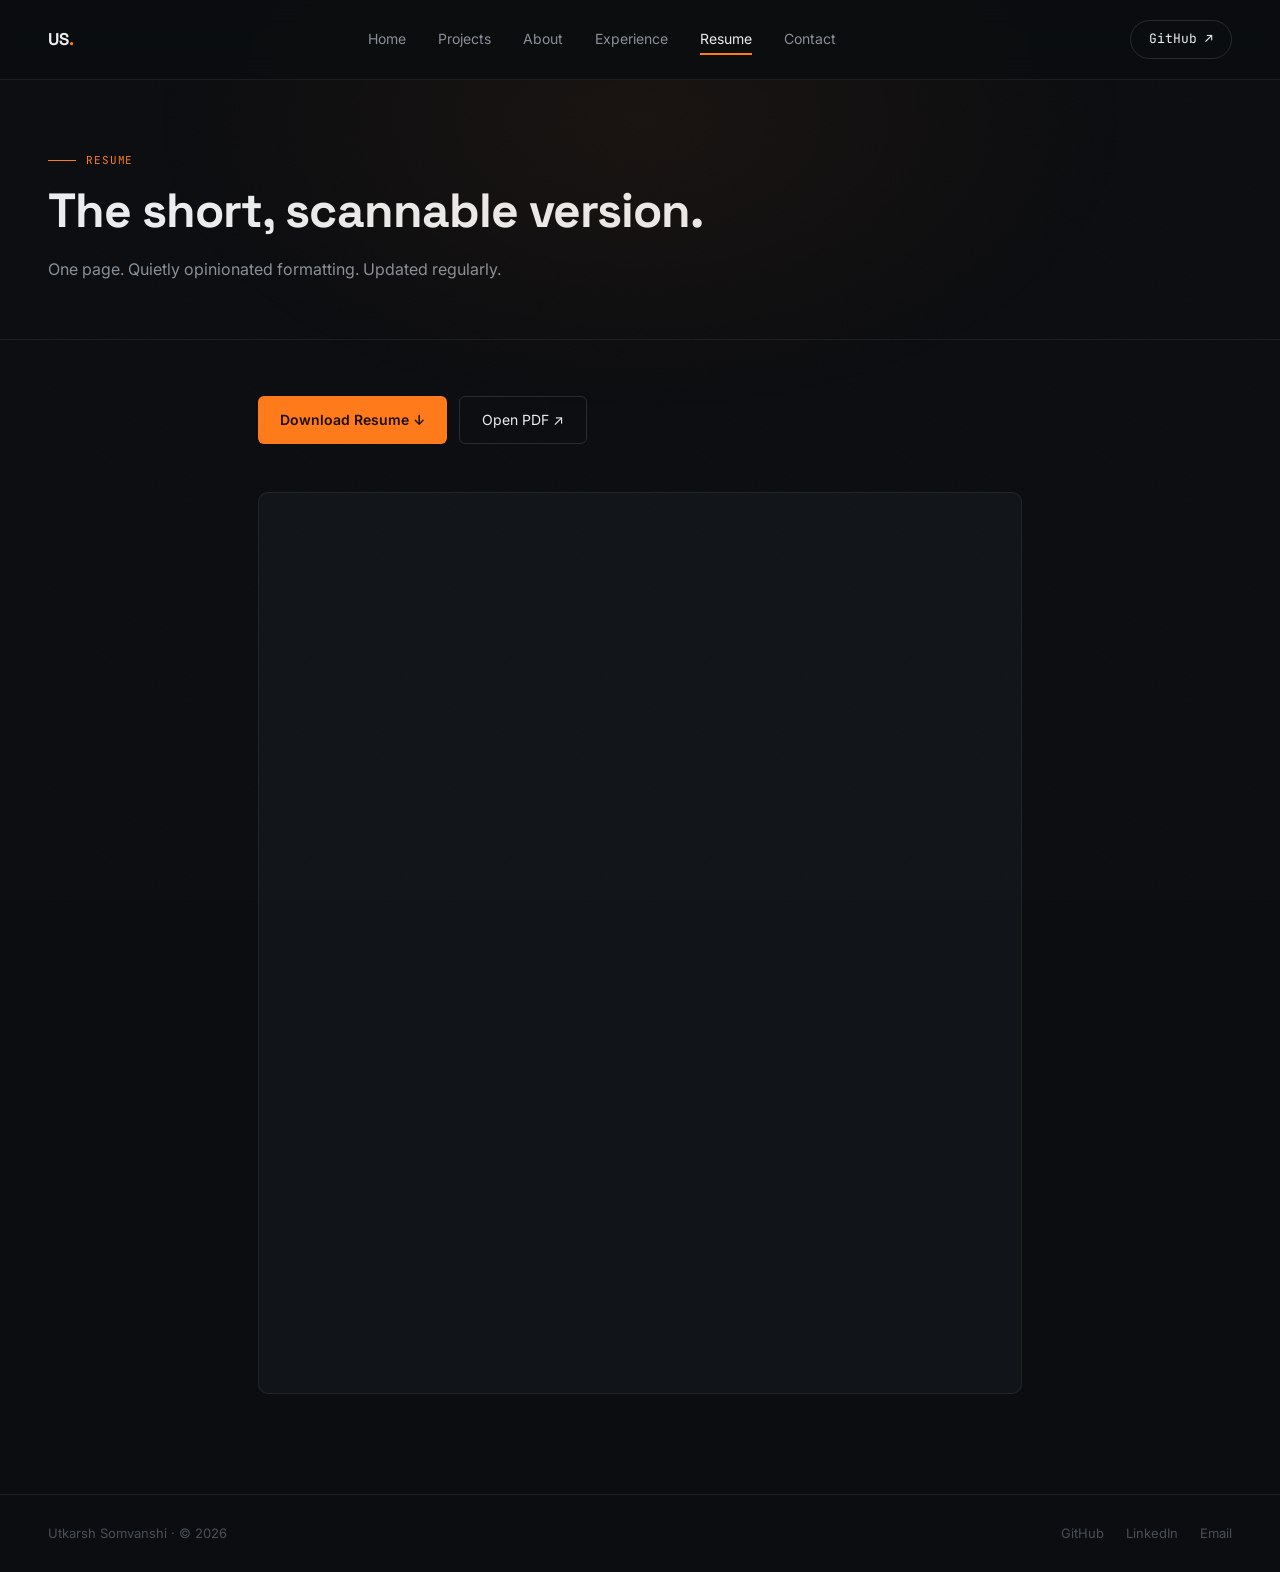
<file: pages/resume.html>
<!DOCTYPE html>
<html lang="en">
<head>
<meta charset="UTF-8">
<meta name="viewport" content="width=device-width, initial-scale=1.0">
<title>Resume — Utkarsh Somvanshi</title>
<link rel="stylesheet" href="../css/style.css">
<link rel="preconnect" href="https://fonts.googleapis.com">
<link href="https://fonts.googleapis.com/css2?family=Space+Grotesk:wght@400;500;700&family=JetBrains+Mono:wght@400;500&family=Inter:wght@400;500&display=swap" rel="stylesheet">
</head>
<body class="page-enter">
<div class="grain"></div>

<nav class="nav">
  <a href="../index.html" class="nav-logo">US<span class="dot">.</span></a>
  <div class="nav-links">
    <a href="../index.html">Home</a>
    <a href="projects.html">Projects</a>
    <a href="about.html">About</a>
    <a href="experience.html">Experience</a>
    <a href="resume.html" class="active">Resume</a>
    <a href="contact.html">Contact</a>
  </div>
  <a href="https://github.com/Utkarshsomvanshi45" class="nav-cta" target="_blank" rel="noreferrer">GitHub ↗</a>
</nav>

<div class="page-header">
  <div class="label">Resume</div>
  <h1>The short, scannable version.</h1>
  <p class="page-sub">One page. Quietly opinionated formatting. Updated regularly.</p>
</div>

<div class="resume-page" data-reveal>
  <div class="resume-actions">
    <a href="../assets/resume.pdf" class="btn-primary" download>Download Resume ↓</a>
    <a href="../assets/resume.pdf" class="btn-ghost" target="_blank" rel="noreferrer">Open PDF ↗</a>
  </div>
  <div class="resume-preview">
    <iframe src="../assets/resume.pdf" title="Utkarsh Somvanshi Resume"></iframe>
    <div class="resume-fallback">
      <p>Resume preview isn't available in this browser.<br>
      <a href="../assets/resume.pdf" download>Download the PDF instead →</a></p>
    </div>
  </div>
</div>

<footer class="footer">
  <p>Utkarsh Somvanshi · © 2026</p>
  <div class="footer-links">
    <a href="https://github.com/Utkarshsomvanshi45" target="_blank" rel="noreferrer">GitHub</a>
    <a href="https://www.linkedin.com/in/utkarsh-somvanshi-b4837132b" target="_blank" rel="noreferrer">LinkedIn</a>
    <a href="mailto:somvanshiutkarsh7@gmail.com">Email</a>
  </div>
</footer>

<script src="../js/main.js"></script>
</body>
</html>
</file>
<file: css/style.css>
:root {
  --bg: #0B0D10;
  --bg-raised: #14171C;
  --bg-card: #111418;
  --line: rgba(255,255,255,0.07);
  --line-strong: rgba(255,255,255,0.12);
  --text: #ECEDEE;
  --text-dim: #8A9099;
  --text-dimmer: #4A4F57;
  --accent: #FF7A1A;
  --accent-soft: rgba(255,122,26,0.10);
  --accent-glow: rgba(255,122,26,0.25);
  --font-display: 'Space Grotesk', sans-serif;
  --font-body: 'Inter', sans-serif;
  --font-mono: 'JetBrains Mono', monospace;
  --radius: 8px;
  --max-w: 1280px;
}

* { margin: 0; padding: 0; box-sizing: border-box; }
html { scroll-behavior: smooth; }

body {
  background: var(--bg);
  color: var(--text);
  font-family: var(--font-body);
  line-height: 1.6;
  overflow-x: hidden;
}

/* Ambient orange glow at top */
body::before {
  content: '';
  position: fixed;
  top: -20%;
  left: 50%;
  transform: translateX(-50%);
  width: 1000px;
  height: 600px;
  background: radial-gradient(ellipse at center, rgba(255,122,26,0.06) 0%, transparent 70%);
  pointer-events: none;
  z-index: 0;
}

.grain {
  position: fixed;
  inset: 0;
  pointer-events: none;
  z-index: 1;
  opacity: 0.022;
  background-image: url("data:image/svg+xml,%3Csvg xmlns='http://www.w3.org/2000/svg' width='200' height='200'%3E%3Cfilter id='n'%3E%3CfeTurbulence type='fractalNoise' baseFrequency='0.85' numOctaves='4' stitchTiles='stitch'/%3E%3C/filter%3E%3Crect width='100%25' height='100%25' filter='url(%23n)'/%3E%3C/svg%3E");
}

a { color: inherit; text-decoration: none; }

/* ---------- PAGE TRANSITIONS ---------- */
body { opacity: 1; transition: opacity 0.25s ease; }
body.page-exit { opacity: 0; }
@keyframes pageFadeIn {
  from { opacity: 0; transform: translateY(10px); }
  to   { opacity: 1; transform: translateY(0); }
}
body.page-enter { animation: pageFadeIn 0.45s cubic-bezier(0.16,1,0.3,1); }

/* ---------- SCROLL REVEAL ---------- */
[data-reveal] {
  opacity: 0;
  transform: translateY(24px);
  transition: opacity 0.7s cubic-bezier(0.16,1,0.3,1), transform 0.7s cubic-bezier(0.16,1,0.3,1);
}
[data-reveal].revealed { opacity: 1; transform: translateY(0); }
[data-reveal-delay="1"] { transition-delay: 0.06s; }
[data-reveal-delay="2"] { transition-delay: 0.12s; }
[data-reveal-delay="3"] { transition-delay: 0.18s; }
[data-reveal-delay="4"] { transition-delay: 0.24s; }
[data-reveal-delay="5"] { transition-delay: 0.30s; }

/* ---------- NAV ---------- */
.nav {
  position: sticky;
  top: 0;
  z-index: 100;
  display: flex;
  align-items: center;
  justify-content: space-between;
  padding: 20px 48px;
  background: rgba(11,13,16,0.85);
  backdrop-filter: blur(14px);
  -webkit-backdrop-filter: blur(14px);
  border-bottom: 1px solid var(--line);
}
.nav-logo {
  font-family: var(--font-display);
  font-weight: 700;
  font-size: 17px;
  letter-spacing: 0.01em;
}
.nav-logo .dot { color: var(--accent); }
.nav-links { display: flex; gap: 32px; }
.nav-links a {
  font-size: 14px;
  color: var(--text-dim);
  transition: color 0.15s;
  position: relative;
}
.nav-links a:hover { color: var(--text); }
.nav-links a.active { color: var(--text); }
.nav-links a.active::after {
  content: '';
  position: absolute;
  bottom: -4px;
  left: 0; right: 0;
  height: 1.5px;
  background: var(--accent);
}
.nav-cta {
  font-size: 13px;
  font-family: var(--font-mono);
  border: 1px solid var(--line-strong);
  padding: 8px 18px;
  border-radius: 100px;
  display: inline-flex;
  align-items: center;
  gap: 6px;
  transition: border-color 0.2s, color 0.2s, box-shadow 0.2s;
}
.nav-cta:hover {
  border-color: var(--accent);
  color: var(--accent);
  box-shadow: 0 0 20px var(--accent-glow);
}

/* ---------- HERO ---------- */
.hero {
  position: relative;
  display: grid;
  grid-template-columns: 1fr 1fr;
  align-items: center;
  gap: 64px;
  padding: 90px 48px 100px;
  max-width: var(--max-w);
  margin: 0 auto;
}

/* Hero visual feed */
.hero-feed {
  position: relative;
  aspect-ratio: 8/5;
  background: #060708;
  border: 1px solid var(--line);
  border-radius: var(--radius);
  overflow: hidden;
}
.feed-label {
  position: absolute;
  top: 14px; left: 14px;
  z-index: 3;
  font-family: var(--font-mono);
  font-size: 10px;
  color: var(--text-dim);
  display: flex;
  align-items: center;
  gap: 6px;
  letter-spacing: 0.06em;
  text-transform: uppercase;
}
.rec-dot {
  width: 6px; height: 6px;
  border-radius: 50%;
  background: #E2453B;
  animation: blink 1.8s infinite;
}
@keyframes blink { 0%,100% { opacity:1; } 50% { opacity:0.25; } }

.feed-grid {
  position: absolute;
  inset: 0;
  width: 100%; height: 100%;
}

.panel {
  position: absolute;
  background: rgba(20,23,28,0.95);
  border: 1px solid var(--line-strong);
  border-radius: 6px;
  padding: 14px 16px;
  backdrop-filter: blur(8px);
}
.panel-label {
  font-family: var(--font-mono);
  font-size: 9px;
  color: var(--text-dimmer);
  letter-spacing: 0.06em;
  text-transform: uppercase;
  margin-bottom: 10px;
}
.panel-stat {
  font-family: var(--font-mono);
  font-size: 12px;
  color: var(--accent);
  margin-top: 8px;
}

/* CV panel */
.panel-vision {
  top: 14%; left: 7%;
  width: 40%; height: 40%;
  animation: floaty 7s ease-in-out infinite;
}
.det-box {
  position: absolute;
  border-radius: 2px;
}
.det-box span {
  position: absolute;
  top: -18px; left: -1px;
  font-family: var(--font-mono);
  font-size: 8px;
  padding: 2px 5px;
  border-radius: 2px;
  white-space: nowrap;
}
.det-box.b1 { border: 1.5px solid var(--accent); width: 36%; height: 42%; top: 28px; left: 14px; }
.det-box.b1 span { background: var(--accent); color: #1A0D03; }
.det-box.b2 { border: 1.5px solid #4FA8E0; width: 30%; height: 52%; top: 22px; right: 16px; }
.det-box.b2 span { background: #4FA8E0; color: #06222F; }

/* ML panel */
.panel-ml {
  top: 10%; right: 5%;
  width: 35%; height: 32%;
  animation: floaty 8.5s ease-in-out infinite 0.6s;
}
.sparkline { width: 100%; height: 36px; margin-top: 6px; }

/* Stack panel */
.panel-stack {
  bottom: 8%; left: 14%;
  width: 33%;
  animation: floaty 9s ease-in-out infinite 1.2s;
}
.stack-row {
  font-family: var(--font-mono);
  font-size: 10px;
  color: var(--text-dim);
  padding: 5px 0;
  border-top: 1px solid var(--line);
}
.stack-row:first-of-type { border-top: none; }

@keyframes floaty {
  0%, 100% { transform: translateY(0px); }
  50% { transform: translateY(-6px); }
}

/* Hero copy */
.eyebrow {
  font-family: var(--font-mono);
  font-size: 12px;
  color: var(--accent);
  letter-spacing: 0.06em;
  text-transform: uppercase;
  margin-bottom: 20px;
}
.hero h1 {
  font-family: var(--font-display);
  font-size: 54px;
  font-weight: 700;
  line-height: 1.06;
  letter-spacing: -0.02em;
  margin-bottom: 22px;
}
.hero h1 .accent { color: var(--accent); }
.hero-sub {
  color: var(--text-dim);
  font-size: 15.5px;
  line-height: 1.7;
  max-width: 460px;
  margin-bottom: 36px;
}
.hero-actions { display: flex; gap: 12px; flex-wrap: wrap; }

/* Buttons */
.btn-primary {
  background: var(--accent);
  color: #1A0D03;
  font-weight: 600;
  font-size: 14px;
  padding: 12px 22px;
  border-radius: 6px;
  display: inline-flex;
  align-items: center;
  gap: 6px;
  transition: background 0.2s, box-shadow 0.25s, transform 0.15s;
}
.btn-primary:hover {
  background: #FF8C3D;
  box-shadow: 0 6px 28px rgba(255,122,26,0.38);
  transform: translateY(-1px);
}
.btn-ghost {
  border: 1px solid var(--line-strong);
  font-size: 14px;
  padding: 12px 22px;
  border-radius: 6px;
  display: inline-flex;
  align-items: center;
  gap: 6px;
  transition: border-color 0.2s, color 0.2s, transform 0.15s;
}
.btn-ghost:hover {
  border-color: var(--accent);
  color: var(--accent);
  transform: translateY(-1px);
}

/* ---------- METRICS ---------- */
.metrics {
  max-width: var(--max-w);
  margin: 0 auto;
  padding: 0 48px;
  display: grid;
  grid-template-columns: repeat(4, 1fr);
  border-top: 1px solid var(--line);
  border-bottom: 1px solid var(--line);
}
.metric { padding: 28px 24px; border-right: 1px solid var(--line); }
.metric:last-child { border-right: none; }
.metric-num {
  font-family: var(--font-mono);
  font-size: 34px;
  font-weight: 500;
  color: var(--accent);
  text-shadow: 0 0 28px rgba(255,122,26,0.3);
}
.metric-num .unit { font-size: 20px; }
.metric-label { font-size: 13px; color: var(--text-dim); margin-top: 4px; }

/* ---------- HOME FEATURED WORK ---------- */
.featured {
  max-width: var(--max-w);
  margin: 0 auto;
  padding: 100px 48px;
}
.section-eyebrow {
  font-family: var(--font-mono);
  font-size: 11px;
  color: var(--accent);
  letter-spacing: 0.08em;
  text-transform: uppercase;
  margin-bottom: 12px;
}
.featured h2 {
  font-family: var(--font-display);
  font-size: 32px;
  font-weight: 500;
  margin-bottom: 52px;
}
.work-list { display: flex; flex-direction: column; }
.work-row {
  display: flex;
  justify-content: space-between;
  align-items: center;
  gap: 40px;
  padding: 32px 12px;
  border-top: 1px solid var(--line);
  transition: padding-left 0.3s cubic-bezier(0.16,1,0.3,1), background 0.25s;
  position: relative;
}
.work-list .work-row:last-child { border-bottom: 1px solid var(--line); }
.work-row:hover { padding-left: 24px; background: rgba(20,23,28,0.6); }
.work-row:hover::before {
  content: '';
  position: absolute;
  left: 0; top: 0; bottom: 0;
  width: 2px;
  background: var(--accent);
  box-shadow: 0 0 14px var(--accent);
}
.work-index {
  font-family: var(--font-mono);
  font-size: 11px;
  color: var(--accent);
  letter-spacing: 0.05em;
  margin-bottom: 6px;
}
.work-row-left h3 {
  font-family: var(--font-display);
  font-size: 21px;
  font-weight: 500;
  margin-bottom: 6px;
}
.work-row-left p { color: var(--text-dim); font-size: 14px; max-width: 500px; }
.work-row-right { display: flex; align-items: center; gap: 8px; flex-shrink: 0; }
.work-tag {
  font-family: var(--font-mono);
  font-size: 10px;
  color: var(--text-dim);
  border: 1px solid var(--line);
  padding: 5px 10px;
  border-radius: 100px;
}
.work-arrow {
  font-size: 18px;
  color: var(--text-dimmer);
  transition: transform 0.2s, color 0.2s;
  margin-left: 6px;
}
.work-row:hover .work-arrow { transform: translateX(5px); color: var(--accent); }

/* ---------- CTA SECTION ---------- */
.cta-section {
  max-width: var(--max-w);
  margin: 0 auto;
  padding: 0 48px 120px;
}
.cta-inner {
  border: 1px solid var(--line);
  border-radius: 12px;
  padding: 56px 64px;
  display: flex;
  align-items: center;
  justify-content: space-between;
  gap: 40px;
  background: var(--bg-card);
  position: relative;
  overflow: hidden;
}
.cta-inner::before {
  content: '';
  position: absolute;
  top: -60px; right: -60px;
  width: 240px; height: 240px;
  background: radial-gradient(circle, rgba(255,122,26,0.07) 0%, transparent 70%);
  pointer-events: none;
}
.cta-inner h2 {
  font-family: var(--font-display);
  font-size: 26px;
  font-weight: 500;
  margin-bottom: 8px;
}
.cta-inner p { color: var(--text-dim); font-size: 14px; max-width: 400px; }
.cta-btns { display: flex; gap: 12px; flex-shrink: 0; }

/* ---------- FOOTER ---------- */
.footer {
  max-width: var(--max-w);
  margin: 0 auto;
  padding: 28px 48px;
  display: flex;
  justify-content: space-between;
  align-items: center;
  border-top: 1px solid var(--line);
  font-size: 13px;
  color: var(--text-dimmer);
}
.footer-links { display: flex; gap: 22px; }
.footer-links a:hover { color: var(--text-dim); }

/* ---------- PAGE HEADER (sub-pages) ---------- */
.page-header {
  max-width: var(--max-w);
  margin: 0 auto;
  padding: 72px 48px 56px;
  border-bottom: 1px solid var(--line);
}
.page-header .label {
  font-family: var(--font-mono);
  font-size: 11px;
  color: var(--accent);
  letter-spacing: 0.08em;
  text-transform: uppercase;
  display: flex;
  align-items: center;
  gap: 10px;
  margin-bottom: 16px;
}
.page-header .label::before {
  content: '';
  display: inline-block;
  width: 28px;
  height: 1px;
  background: var(--accent);
}
.page-header h1 {
  font-family: var(--font-display);
  font-size: 48px;
  font-weight: 700;
  line-height: 1.1;
  letter-spacing: -0.02em;
  margin-bottom: 18px;
  max-width: 800px;
}
.page-sub {
  color: var(--text-dim);
  font-size: 16px;
  max-width: 560px;
  line-height: 1.65;
}

/* ---------- PROJECTS PAGE ---------- */
.filter-bar {
  display: flex;
  gap: 8px;
  flex-wrap: wrap;
  margin-top: 28px;
}
.filter-chip {
  font-family: var(--font-mono);
  font-size: 12px;
  color: var(--text-dim);
  background: transparent;
  border: 1px solid var(--line);
  padding: 8px 16px;
  border-radius: 100px;
  cursor: pointer;
  transition: all 0.15s;
}
.filter-chip:hover { border-color: var(--text-dim); color: var(--text); }
.filter-chip.active { background: var(--accent); border-color: var(--accent); color: #1A0D03; font-weight: 600; }

/* Project cards */
.project-list {
  max-width: var(--max-w);
  margin: 0 auto;
  padding: 48px 48px 80px;
  display: flex;
  flex-direction: column;
  gap: 2px;
}

.project-card {
  display: grid;
  grid-template-columns: 380px 1fr;
  background: var(--bg-card);
  border: 1px solid var(--line);
  border-radius: 10px;
  overflow: hidden;
  margin-bottom: 24px;
  scroll-margin-top: 100px;
  transition: border-color 0.2s;
}
.project-card:hover { border-color: var(--line-strong); }

.project-visual {
  position: relative;
  background: #060708;
  border-right: 1px solid var(--line);
  display: flex;
  align-items: center;
  justify-content: center;
  padding: 28px;
  min-height: 300px;
  overflow: hidden;
}

.project-body { padding: 36px 40px 36px; }

.project-num {
  font-family: var(--font-mono);
  font-size: 11px;
  color: var(--accent);
  letter-spacing: 0.06em;
  margin-bottom: 8px;
}
.project-status {
  display: inline-block;
  font-family: var(--font-mono);
  font-size: 9px;
  letter-spacing: 0.08em;
  text-transform: uppercase;
  color: var(--accent);
  border: 1px solid var(--accent-soft);
  background: var(--accent-soft);
  padding: 3px 8px;
  border-radius: 100px;
  margin-left: 8px;
}

.project-body h2 {
  font-family: var(--font-display);
  font-size: 24px;
  font-weight: 600;
  margin-bottom: 8px;
}
.project-tagline {
  font-size: 14px;
  font-weight: 500;
  color: var(--text);
  margin-bottom: 14px;
}
.project-desc {
  font-size: 13.5px;
  color: var(--text-dim);
  line-height: 1.72;
  margin-bottom: 22px;
}
.project-stats {
  display: flex;
  gap: 24px;
  margin-bottom: 20px;
  flex-wrap: wrap;
  padding-bottom: 20px;
  border-bottom: 1px solid var(--line);
}
.stat-item { font-size: 12px; color: var(--text-dim); }
.stat-item span {
  display: block;
  font-family: var(--font-mono);
  font-size: 19px;
  color: var(--accent);
  margin-bottom: 2px;
  text-shadow: 0 0 20px rgba(255,122,26,0.3);
}
.project-stack { display: flex; gap: 6px; flex-wrap: wrap; margin-top: 20px; }
.project-stack span {
  font-family: var(--font-mono);
  font-size: 10px;
  color: var(--text-dim);
  border: 1px solid var(--line);
  padding: 4px 10px;
  border-radius: 100px;
}

/* ---- Project visuals ---- */
/* SafeVision */
.det-box-large {
  position: absolute;
  border-radius: 2px;
}
.det-box-large span {
  position: absolute;
  top: -17px; left: 0;
  font-family: var(--font-mono);
  font-size: 9px;
  padding: 2px 6px;
  border-radius: 2px;
  white-space: nowrap;
}
.sv-b1 { border: 1.5px solid var(--accent); width: 90px; height: 120px; top: 70px; left: 55px; animation: svpulse 2.5s ease-in-out infinite; }
.sv-b1 span { background: var(--accent); color: #1A0D03; }
.sv-b2 { border: 1.5px solid #4FA8E0; width: 80px; height: 160px; top: 50px; right: 55px; animation: svpulse 3s ease-in-out infinite 0.4s; }
.sv-b2 span { background: #4FA8E0; color: #06222F; }
@keyframes svpulse {
  0%, 100% { opacity: 1; }
  50% { opacity: 0.7; }
}

/* MoneyMind */
.mm-cards { display: flex; flex-direction: column; gap: 12px; }
.mm-card {
  background: var(--bg-raised);
  border: 1px solid var(--line-strong);
  border-radius: 8px;
  padding: 12px 16px;
  font-family: var(--font-mono);
  font-size: 11px;
  color: var(--text-dim);
  width: 170px;
}
.mm-card span { display: block; font-size: 15px; color: var(--accent); margin-top: 4px; }
.mm-card:nth-child(2) { align-self: flex-end; margin-right: 10px; }

/* Mess Demand */
.mess-wrap { width: 100%; display: flex; flex-direction: column; gap: 14px; }
.mess-chart { width: 100%; height: 90px; }
.mess-label { font-family: var(--font-mono); font-size: 10px; color: var(--text-dimmer); text-align: center; }
.mess-badges { display: flex; gap: 8px; justify-content: center; flex-wrap: wrap; }
.mess-badge {
  font-family: var(--font-mono);
  font-size: 9px;
  padding: 3px 8px;
  border-radius: 100px;
  border: 1px solid var(--line);
  color: var(--text-dim);
}
.mess-badge.best { border-color: var(--accent); color: var(--accent); }

/* FinAI gauge */
.gauge-wrap { text-align: center; }
.gauge-wrap svg { width: 160px; }
.gauge-wrap p { font-family: var(--font-mono); font-size: 12px; color: var(--accent); margin-top: 8px; }

/* ---------- CASE STUDY DETAIL ---------- */
.case-study {
  max-width: var(--max-w);
  margin: 0 auto;
  padding: 0 48px;
}
.cs-section {
  padding: 52px 0;
  border-top: 1px solid var(--line);
}
.cs-label {
  font-family: var(--font-mono);
  font-size: 10px;
  color: var(--text-dimmer);
  letter-spacing: 0.1em;
  text-transform: uppercase;
  display: flex;
  align-items: center;
  gap: 10px;
  margin-bottom: 24px;
}
.cs-label::after {
  content: '';
  flex: 1;
  height: 1px;
  background: var(--line);
}
.cs-two-col {
  display: grid;
  grid-template-columns: 1fr 1fr;
  gap: 48px;
}
.cs-col h3 {
  font-family: var(--font-mono);
  font-size: 11px;
  letter-spacing: 0.08em;
  text-transform: uppercase;
  color: var(--accent);
  margin-bottom: 14px;
}
.cs-col p {
  color: var(--text-dim);
  font-size: 14px;
  line-height: 1.75;
}

/* Architecture box */
.arch-box {
  background: var(--bg-card);
  border: 1px solid var(--line);
  border-radius: 10px;
  padding: 40px;
  display: flex;
  flex-direction: column;
  gap: 20px;
}
.arch-row {
  display: flex;
  align-items: center;
  gap: 10px;
  flex-wrap: wrap;
}
.arch-node {
  background: var(--bg-raised);
  border: 1px solid var(--line-strong);
  border-radius: 6px;
  padding: 12px 18px;
  font-family: var(--font-mono);
  font-size: 12px;
}
.arch-node strong { display: block; color: var(--text); margin-bottom: 2px; }
.arch-node span { color: var(--text-dimmer); font-size: 10px; }
.arch-arrow {
  color: var(--text-dimmer);
  font-size: 14px;
  flex-shrink: 0;
}
.arch-divider { width: 100%; height: 1px; background: var(--line); margin: 4px 0; }

/* Features list */
.features-list {
  display: flex;
  flex-direction: column;
}
.feat-item {
  display: flex;
  align-items: flex-start;
  gap: 16px;
  padding: 18px 0;
  border-bottom: 1px solid var(--line);
}
.feat-item:first-child { border-top: 1px solid var(--line); }
.feat-arrow { color: var(--accent); font-size: 14px; flex-shrink: 0; margin-top: 2px; }
.feat-item p { font-size: 14px; color: var(--text-dim); line-height: 1.65; }

/* Challenges / Learnings */
.cl-two-col {
  display: grid;
  grid-template-columns: 1fr 1fr;
  gap: 48px;
}
.cl-col h3 {
  font-family: var(--font-mono);
  font-size: 10px;
  letter-spacing: 0.1em;
  text-transform: uppercase;
  color: var(--text-dimmer);
  margin-bottom: 20px;
}
.cl-list { display: flex; flex-direction: column; gap: 14px; }
.cl-item {
  display: flex;
  gap: 12px;
  font-size: 14px;
  color: var(--text-dim);
  line-height: 1.65;
}
.cl-item::before { content: '•'; color: var(--accent); flex-shrink: 0; }

/* Case study footer */
.cs-footer {
  padding: 32px 0 80px;
  display: flex;
  align-items: center;
  justify-content: space-between;
  border-top: 1px solid var(--line);
}
.cs-footer p { color: var(--text-dimmer); font-size: 14px; }
.cs-footer a {
  font-family: var(--font-mono);
  font-size: 13px;
  color: var(--text-dim);
  display: inline-flex;
  align-items: center;
  gap: 6px;
  transition: color 0.15s;
}
.cs-footer a:hover { color: var(--accent); }

/* ---------- ABOUT PAGE ---------- */
.about-grid {
  max-width: var(--max-w);
  margin: 0 auto;
  padding: 56px 48px;
  display: grid;
  grid-template-columns: 1fr 340px;
  gap: 64px;
  align-items: start;
}
.about-text p {
  color: var(--text-dim);
  font-size: 15px;
  line-height: 1.8;
  margin-bottom: 24px;
}
.about-text p:last-child { margin-bottom: 0; }
.about-text strong { color: var(--text); font-weight: 500; }

.at-glance {
  position: sticky;
  top: 88px;
  background: var(--bg-card);
  border: 1px solid var(--line);
  border-radius: 10px;
  padding: 28px;
}
.at-glance h3 {
  font-family: var(--font-mono);
  font-size: 10px;
  letter-spacing: 0.1em;
  text-transform: uppercase;
  color: var(--text-dimmer);
  margin-bottom: 20px;
}
.glance-row {
  display: flex;
  justify-content: space-between;
  padding: 12px 0;
  border-bottom: 1px solid var(--line);
  font-size: 13px;
}
.glance-row:last-child { border-bottom: none; }
.glance-label { color: var(--text-dim); }
.glance-val { color: var(--text); font-weight: 500; text-align: right; }

.skills-section {
  max-width: var(--max-w);
  margin: 0 auto;
  padding: 0 48px 80px;
  border-top: 1px solid var(--line);
}
.skills-header {
  padding: 52px 0 36px;
}
.skills-header h2 {
  font-family: var(--font-display);
  font-size: 28px;
  font-weight: 500;
  margin-bottom: 6px;
}
.skills-header p { color: var(--text-dim); font-size: 14px; }

.skill-row {
  display: grid;
  grid-template-columns: 220px 1fr;
  gap: 32px;
  align-items: start;
  padding: 20px 0;
  border-top: 1px solid var(--line);
}
.skill-row:last-child { border-bottom: 1px solid var(--line); }
.skill-category {
  font-family: var(--font-mono);
  font-size: 11px;
  color: var(--text-dimmer);
  letter-spacing: 0.04em;
  padding-top: 4px;
}
.skill-tags { display: flex; flex-wrap: wrap; gap: 6px; }
.skill-tag {
  font-family: var(--font-mono);
  font-size: 11px;
  color: var(--text-dim);
  border: 1px solid var(--line);
  padding: 5px 11px;
  border-radius: 100px;
  transition: border-color 0.15s, color 0.15s;
}
.skill-tag:hover { border-color: var(--accent); color: var(--text); }

/* ---------- EXPERIENCE PAGE ---------- */
.experience-body {
  max-width: var(--max-w);
  margin: 0 auto;
  padding: 0 48px 80px;
}
.exp-item {
  display: grid;
  grid-template-columns: 28px 1fr;
  gap: 0 28px;
  padding: 48px 0;
  border-bottom: 1px solid var(--line);
  position: relative;
}
.exp-item:first-child { border-top: 1px solid var(--line); margin-top: 48px; }

.exp-dot {
  width: 10px; height: 10px;
  border-radius: 50%;
  background: var(--bg-raised);
  border: 2px solid var(--line-strong);
  margin-top: 6px;
  flex-shrink: 0;
  position: relative;
  z-index: 1;
}
.exp-item.current .exp-dot {
  background: var(--accent);
  border-color: var(--accent);
  box-shadow: 0 0 12px rgba(255,122,26,0.5);
}
.exp-content {}
.exp-head {
  display: flex;
  justify-content: space-between;
  align-items: flex-start;
  gap: 20px;
  margin-bottom: 6px;
  flex-wrap: wrap;
}
.exp-role {
  font-family: var(--font-display);
  font-size: 19px;
  font-weight: 600;
}
.exp-company {
  font-family: var(--font-mono);
  font-size: 12px;
  color: var(--accent);
}
.exp-meta {
  font-family: var(--font-mono);
  font-size: 11px;
  color: var(--text-dimmer);
  text-align: right;
  flex-shrink: 0;
}
.exp-tag {
  font-family: var(--font-mono);
  font-size: 9px;
  letter-spacing: 0.08em;
  text-transform: uppercase;
  color: var(--text-dimmer);
  margin-bottom: 16px;
}
.exp-bullets {
  list-style: none;
  display: flex;
  flex-direction: column;
  gap: 10px;
}
.exp-bullets li {
  font-size: 14px;
  color: var(--text-dim);
  line-height: 1.7;
  padding-left: 20px;
  position: relative;
}
.exp-bullets li::before {
  content: '—';
  position: absolute;
  left: 0;
  color: var(--accent);
}

/* ---------- RESUME PAGE ---------- */
.resume-page {
  max-width: 860px;
  margin: 0 auto;
  padding: 56px 48px 100px;
}
.resume-actions {
  display: flex;
  gap: 12px;
  margin-bottom: 48px;
}
.resume-preview {
  border: 1px solid var(--line);
  border-radius: 10px;
  overflow: hidden;
  background: var(--bg-card);
}
.resume-preview iframe {
  width: 100%;
  height: 900px;
  display: block;
  border: none;
}
.resume-fallback {
  padding: 60px;
  text-align: center;
  color: var(--text-dim);
  font-size: 14px;
  display: none;
}
.resume-fallback a { color: var(--accent); text-decoration: underline; }

/* ---------- CONTACT PAGE ---------- */
.contact-layout {
  max-width: var(--max-w);
  margin: 0 auto;
  padding: 56px 48px 100px;
  display: grid;
  grid-template-columns: 1fr 1fr;
  gap: 80px;
  align-items: start;
}
.contact-links { display: flex; flex-direction: column; gap: 0; }
.contact-link {
  display: flex;
  align-items: center;
  justify-content: space-between;
  padding: 24px 0;
  border-bottom: 1px solid var(--line);
  transition: padding-left 0.25s cubic-bezier(0.16,1,0.3,1);
}
.contact-links .contact-link:first-child { border-top: 1px solid var(--line); }
.contact-link:hover { padding-left: 10px; }
.contact-link:hover .cl-arrow { color: var(--accent); transform: translate(2px, -2px); }
.cl-label { font-family: var(--font-mono); font-size: 10px; letter-spacing: 0.08em; text-transform: uppercase; color: var(--accent); margin-bottom: 4px; }
.cl-val { font-size: 15px; font-weight: 500; }
.cl-arrow { color: var(--text-dimmer); transition: color 0.15s, transform 0.15s; font-size: 16px; }

.contact-form-wrap h3 {
  font-family: var(--font-display);
  font-size: 20px;
  font-weight: 500;
  margin-bottom: 28px;
}
.form-group { margin-bottom: 20px; }
.form-group label {
  display: block;
  font-family: var(--font-mono);
  font-size: 10px;
  letter-spacing: 0.08em;
  text-transform: uppercase;
  color: var(--text-dimmer);
  margin-bottom: 8px;
}
.form-group input,
.form-group textarea {
  width: 100%;
  background: var(--bg-card);
  border: 1px solid var(--line);
  border-radius: 6px;
  padding: 13px 16px;
  font-family: var(--font-body);
  font-size: 14px;
  color: var(--text);
  transition: border-color 0.15s;
  outline: none;
}
.form-group input::placeholder,
.form-group textarea::placeholder { color: var(--text-dimmer); }
.form-group input:focus,
.form-group textarea:focus { border-color: var(--accent); }
.form-group textarea { resize: vertical; min-height: 120px; }
.form-note { font-size: 13px; color: var(--text-dimmer); margin-bottom: 16px; }
.form-sent { color: var(--accent); font-family: var(--font-mono); font-size: 13px; display: none; margin-top: 12px; }

/* ---------- RESPONSIVE ---------- */
@media (max-width: 1024px) {
  .hero { padding: 60px 32px 80px; gap: 40px; }
  .about-grid { grid-template-columns: 1fr; }
  .at-glance { position: static; }
  .cs-two-col, .cl-two-col { grid-template-columns: 1fr; gap: 32px; }
}
@media (max-width: 900px) {
  .nav { padding: 16px 20px; }
  .nav-links { display: none; }
  .hero { grid-template-columns: 1fr; padding: 48px 20px 60px; }
  .hero h1 { font-size: 36px; }
  .metrics { grid-template-columns: repeat(2,1fr); padding: 0 20px; }
  .metric:nth-child(2) { border-right: none; }
  .featured { padding: 60px 20px; }
  .page-header { padding: 48px 20px 40px; }
  .page-header h1 { font-size: 32px; }
  .project-list { padding: 32px 20px 60px; }
  .project-card { grid-template-columns: 1fr; }
  .project-visual { min-height: 200px; }
  .project-body { padding: 24px; }
  .case-study { padding: 0 20px; }
  .about-grid { padding: 40px 20px; }
  .skills-section { padding: 0 20px 60px; }
  .skill-row { grid-template-columns: 1fr; gap: 12px; }
  .experience-body { padding: 0 20px 60px; }
  .resume-page { padding: 40px 20px 60px; }
  .contact-layout { grid-template-columns: 1fr; padding: 40px 20px 60px; gap: 48px; }
  .cta-section { padding: 0 20px 80px; }
  .cta-inner { flex-direction: column; padding: 36px 28px; }
  .footer { flex-direction: column; gap: 12px; padding: 24px 20px; text-align: center; }
}
</file>
